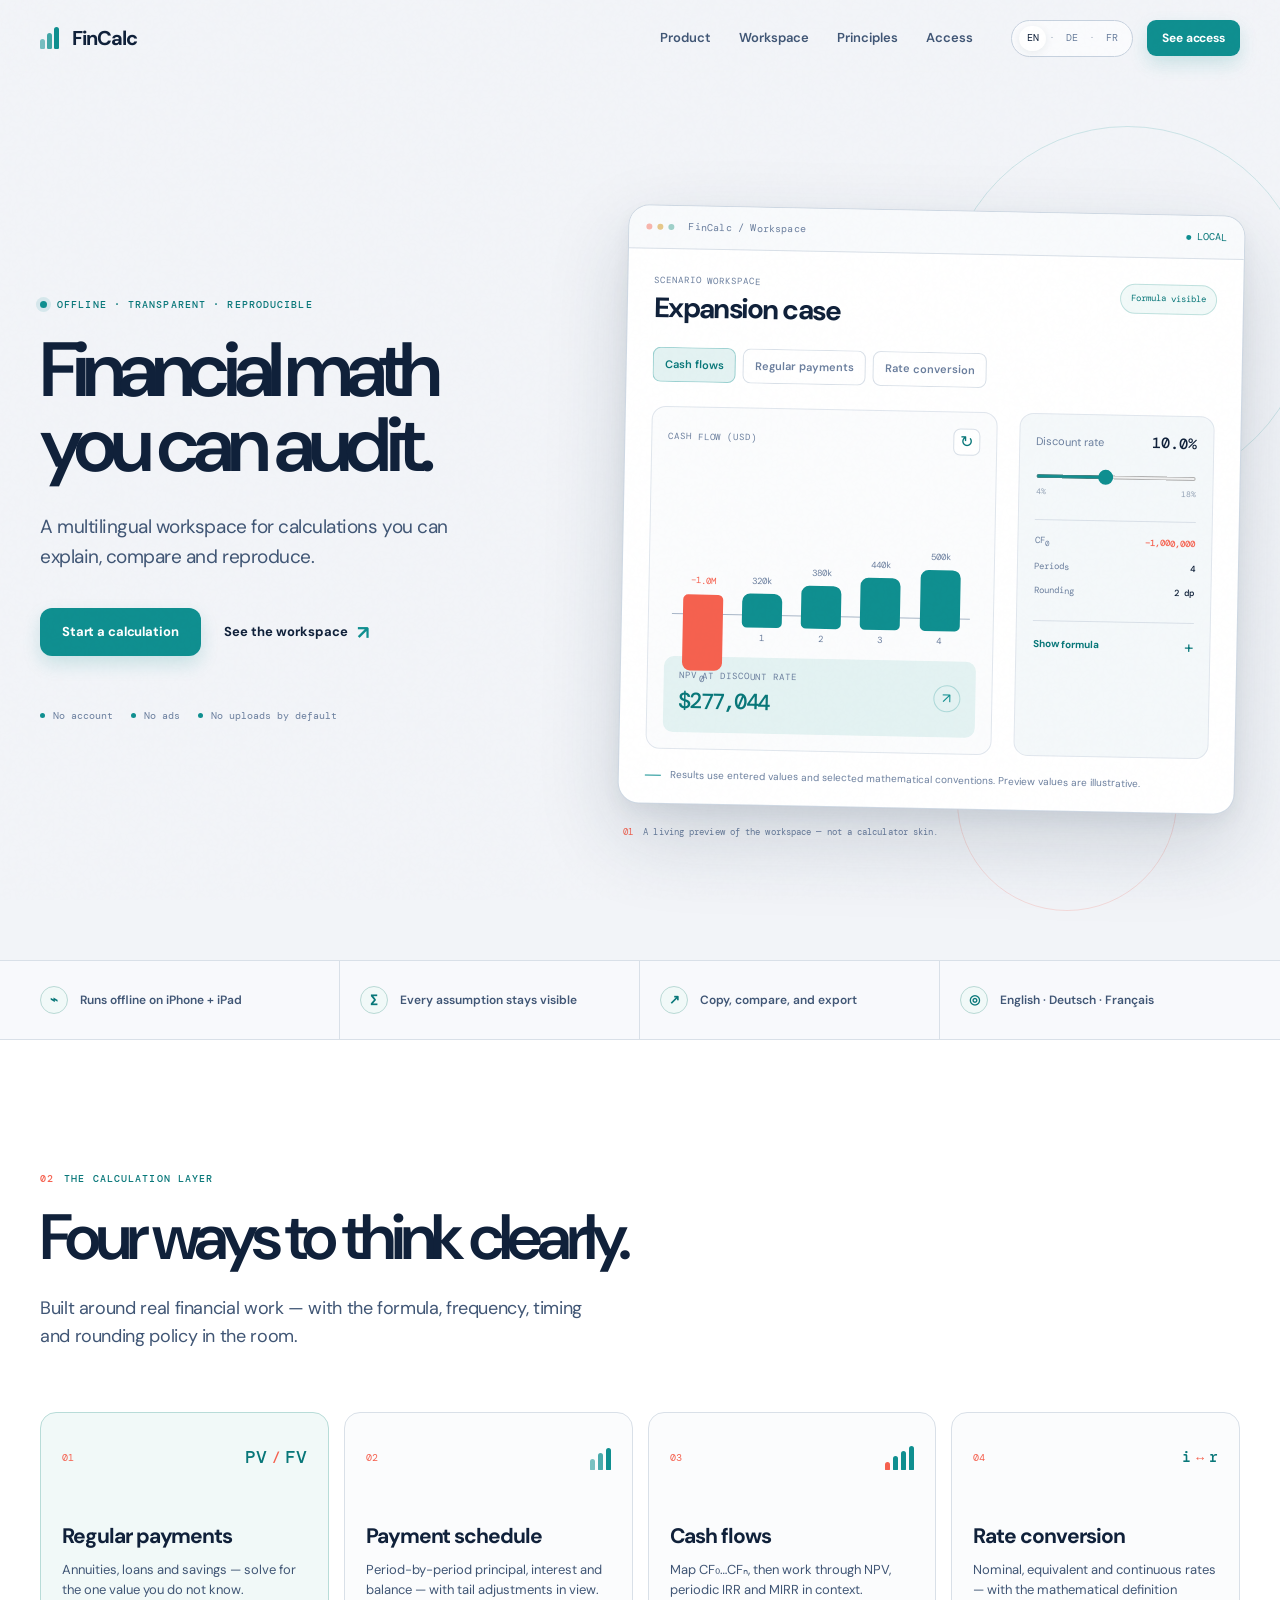
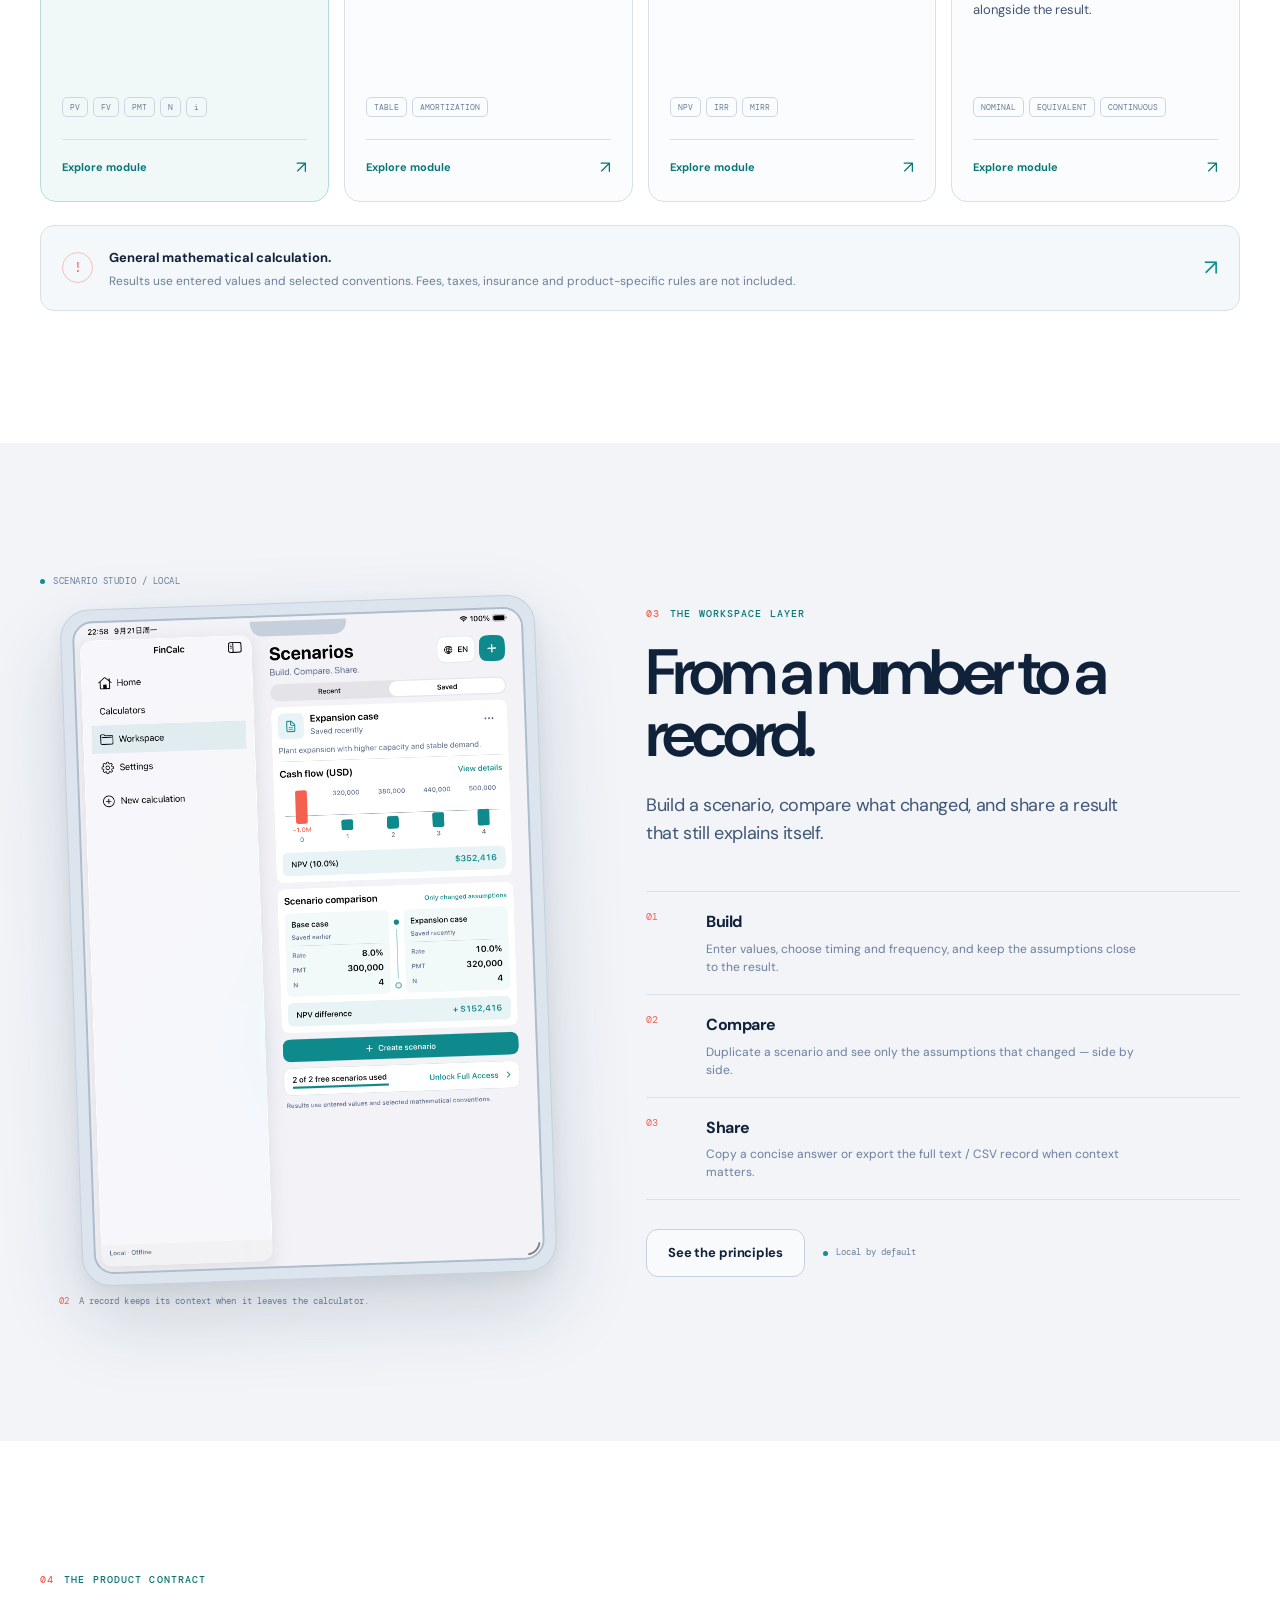
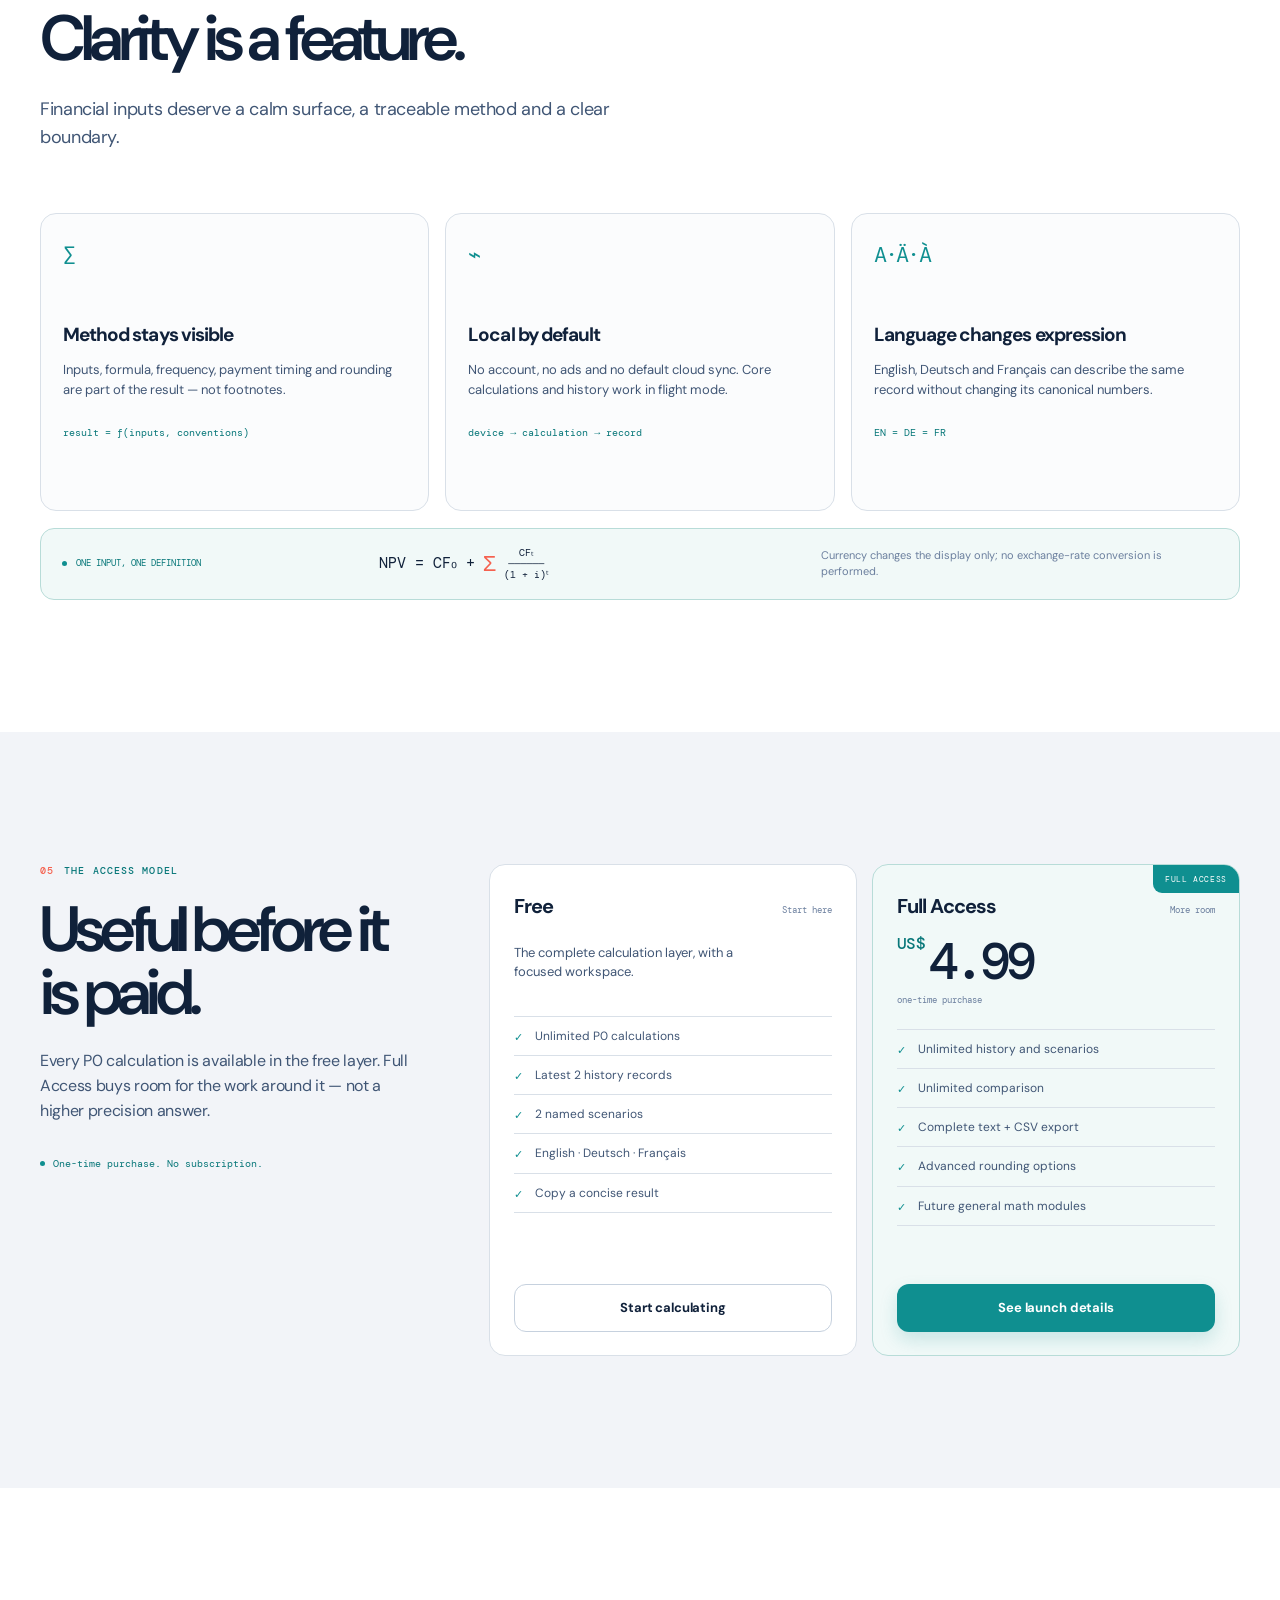
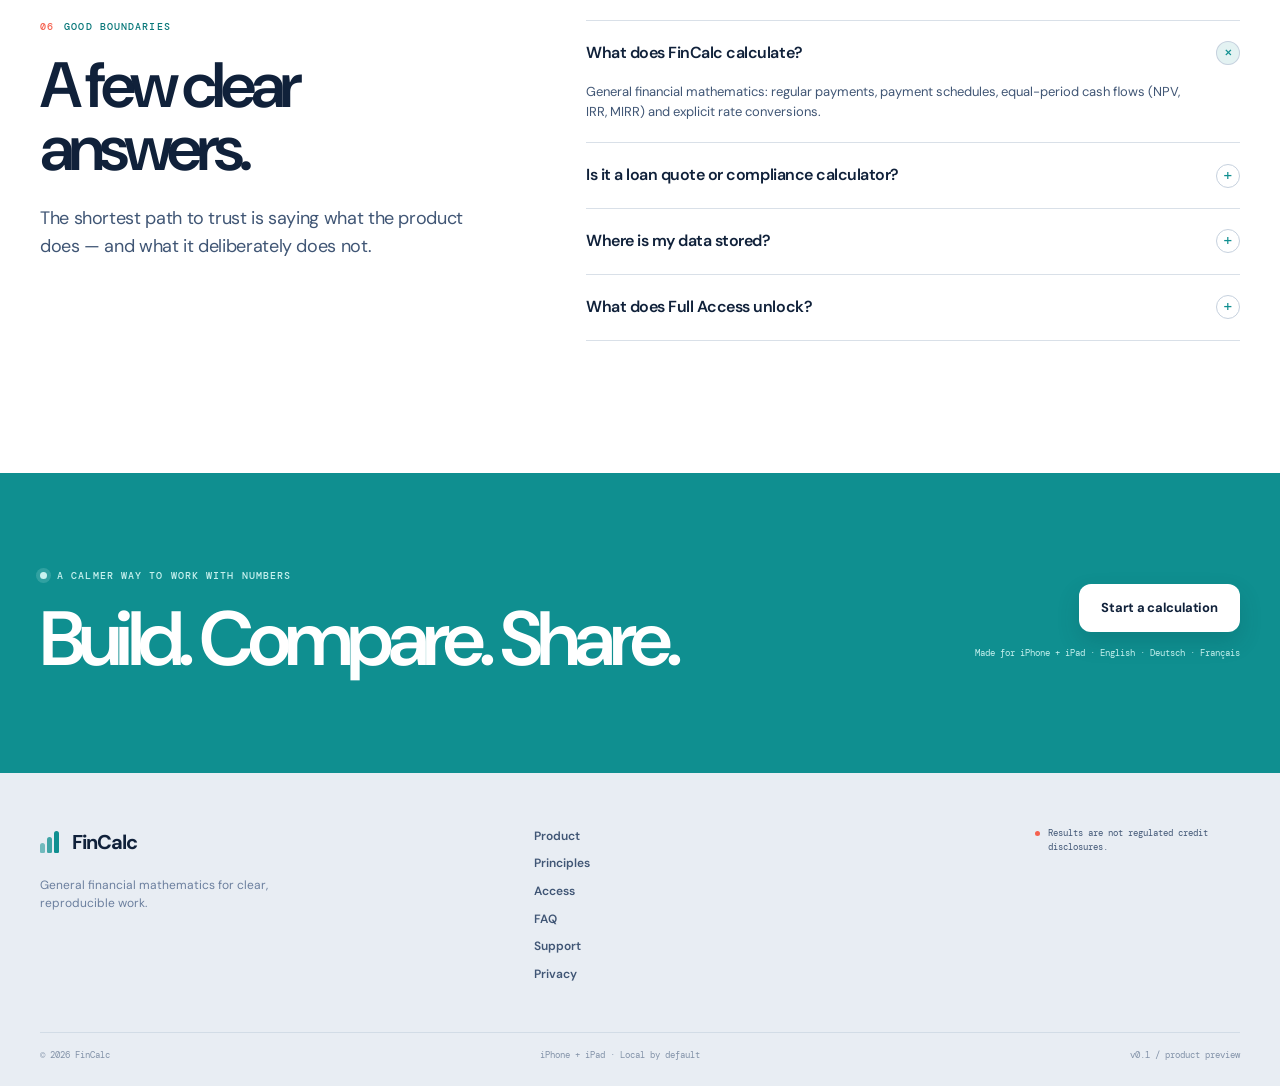
<file: index.html>
<!doctype html>
<html lang="en">
  <head>
    <meta charset="utf-8" />
    <meta name="viewport" content="width=device-width, initial-scale=1" />
    <meta name="theme-color" content="#f2f4f8" />
    <meta
      name="description"
      content="FinCalc is an offline, multilingual financial mathematics workspace for transparent, reproducible calculations."
    />
    <title>FinCalc — Financial math you can audit.</title>
    <link rel="preconnect" href="https://fonts.googleapis.com" />
    <link rel="preconnect" href="https://fonts.gstatic.com" crossorigin />
    <link
      href="https://fonts.googleapis.com/css2?family=DM+Mono:wght@400;500&family=DM+Sans:wght@400;500;600;700&family=Instrument+Serif:ital@0;1&display=swap"
      rel="stylesheet"
    />
    <link rel="stylesheet" href="styles.css" />
  </head>
  <body>
    <div class="grain" aria-hidden="true"></div>

    <header class="site-header" data-header>
      <div class="container header-inner">
        <a class="wordmark" href="#top" aria-label="FinCalc home" data-aria-i18n="logo.aria">
          <span class="wordmark-mark" aria-hidden="true">
            <span></span><span></span><span></span>
          </span>
          <span>FinCalc</span>
        </a>

        <nav class="desktop-nav" aria-label="Primary navigation">
          <a href="#product" data-i18n="nav.product">Product</a>
          <a href="#workspace" data-i18n="nav.workspace">Workspace</a>
          <a href="#principles" data-i18n="nav.principles">Principles</a>
          <a href="#pricing" data-i18n="nav.access">Access</a>
        </nav>

        <div class="header-actions">
          <div class="language-control" role="group" aria-label="Language">
            <button class="language-button is-active" type="button" data-lang="en">EN</button>
            <span aria-hidden="true">·</span>
            <button class="language-button" type="button" data-lang="de">DE</button>
            <span aria-hidden="true">·</span>
            <button class="language-button" type="button" data-lang="fr">FR</button>
          </div>
          <a class="button button-small button-ink" href="#pricing" data-i18n="nav.cta">See access</a>
          <button class="menu-toggle" type="button" aria-expanded="false" aria-controls="mobile-menu" aria-label="Open navigation" data-aria-i18n="menu.open">
            <span></span><span></span>
            <span class="sr-only">Open navigation</span>
          </button>
        </div>
      </div>

      <div class="mobile-menu" id="mobile-menu" hidden>
        <nav aria-label="Mobile navigation">
          <a href="#product" data-i18n="nav.product">Product</a>
          <a href="#workspace" data-i18n="nav.workspace">Workspace</a>
          <a href="#principles" data-i18n="nav.principles">Principles</a>
          <a href="#pricing" data-i18n="nav.access">Access</a>
        </nav>
        <a class="button button-ink" href="#pricing" data-i18n="nav.cta">See access</a>
      </div>
    </header>

    <main id="top">
      <section class="hero section-pad" aria-labelledby="hero-title">
        <div class="container hero-grid">
          <div class="hero-copy reveal">
            <p class="eyebrow">
              <span class="eyebrow-dot" aria-hidden="true"></span>
              <span data-i18n="hero.eyebrow">Offline · transparent · reproducible</span>
            </p>
            <h1 id="hero-title" data-i18n="hero.title">Financial math you can audit.</h1>
            <p class="hero-dek" data-i18n="hero.dek">
              A multilingual workspace for calculations you can explain, compare and reproduce.
            </p>
            <div class="hero-actions">
              <a class="button button-primary" href="#product" data-i18n="hero.primary">Start a calculation</a>
              <a class="text-link" href="#workspace">
                <span data-i18n="hero.secondary">See the workspace</span>
                <span class="arrow" aria-hidden="true">↗</span>
              </a>
            </div>
            <div class="hero-notes" aria-label="Product guarantees">
              <span><i class="status-dot"></i><span data-i18n="hero.note.one">No account</span></span>
              <span><i class="status-dot"></i><span data-i18n="hero.note.two">No ads</span></span>
              <span><i class="status-dot"></i><span data-i18n="hero.note.three">No uploads by default</span></span>
            </div>
          </div>

          <div class="hero-demo-wrap reveal reveal-delay-1">
            <div class="hero-orbit orbit-one" aria-hidden="true"></div>
            <div class="hero-orbit orbit-two" aria-hidden="true"></div>
            <div class="demo-window" data-demo-window>
              <div class="demo-window-topbar">
                <div class="window-dots" aria-hidden="true"><i></i><i></i><i></i></div>
                <span class="window-title" data-i18n="demo.windowTitle">FinCalc / Workspace</span>
                <span class="window-status"><i></i> <span data-i18n="demo.local">local</span></span>
              </div>
              <div class="demo-window-body">
                <div class="demo-heading-row">
                  <div>
                    <span class="micro-label" data-i18n="demo.workspaceLabel">Scenario workspace</span>
                    <h2 data-demo-title>Expansion case</h2>
                  </div>
                  <span class="demo-badge" data-i18n="demo.badge">Formula visible</span>
                </div>

                <div class="demo-tabs" role="tablist" aria-label="Calculation examples">
                  <button class="demo-tab is-active" type="button" role="tab" aria-selected="true" data-demo-tab="cashflows" data-i18n="demo.tab.cashflows">Cash flows</button>
                  <button class="demo-tab" type="button" role="tab" aria-selected="false" data-demo-tab="payments" data-i18n="demo.tab.payments">Regular payments</button>
                  <button class="demo-tab" type="button" role="tab" aria-selected="false" data-demo-tab="rates" data-i18n="demo.tab.rates">Rate conversion</button>
                </div>

                <div class="demo-main-grid">
                  <div class="demo-chart-panel">
                    <div class="chart-meta">
                      <span class="micro-label" data-i18n="demo.chartLabel" data-demo-chart-label>Cash flow (USD)</span>
                      <button class="icon-button" type="button" data-replay aria-label="Replay cash-flow animation" data-aria-i18n="replay.aria">↻</button>
                    </div>
                    <div class="cash-chart" aria-label="Cash flow timeline" data-aria-i18n="demo.timeline.aria">
                      <div class="chart-baseline" aria-hidden="true"></div>
                      <div class="chart-item chart-negative" data-bar="0">
                        <span class="chart-value">−1.0M</span><span class="bar"></span><span class="chart-period">0</span>
                      </div>
                      <div class="chart-item" data-bar="1">
                        <span class="chart-value">320k</span><span class="bar"></span><span class="chart-period">1</span>
                      </div>
                      <div class="chart-item" data-bar="2">
                        <span class="chart-value">380k</span><span class="bar"></span><span class="chart-period">2</span>
                      </div>
                      <div class="chart-item" data-bar="3">
                        <span class="chart-value">440k</span><span class="bar"></span><span class="chart-period">3</span>
                      </div>
                      <div class="chart-item" data-bar="4">
                        <span class="chart-value">500k</span><span class="bar"></span><span class="chart-period">4</span>
                      </div>
                    </div>
                    <div class="result-strip">
                      <div>
                        <span class="micro-label" data-i18n="demo.resultLabel" data-demo-result-label>NPV at discount rate</span>
                        <strong data-npv aria-live="polite">$277,044</strong>
                      </div>
                      <span class="result-mark" aria-hidden="true">↗</span>
                    </div>
                  </div>

                  <div class="demo-input-panel">
                    <div class="demo-input-row">
                      <span data-i18n="demo.rate" data-demo-rate-label>Discount rate</span>
                      <strong><span data-rate-label>10.0</span>%</strong>
                    </div>
                    <input class="rate-slider" type="range" min="4" max="18" step="0.5" value="10" aria-label="Discount rate" data-rate-slider />
                    <div class="slider-scale"><span>4%</span><span>18%</span></div>
                    <div class="demo-input-list">
                      <div><span>CF<sub>0</sub></span><b class="negative-number">−1,000,000</b></div>
                      <div><span data-i18n="demo.periods">Periods</span><b data-periods>4</b></div>
                      <div><span data-i18n="demo.rounding">Rounding</span><b data-i18n="demo.decimals">2 dp</b></div>
                    </div>
                    <button class="formula-toggle" type="button" aria-expanded="false" data-formula-toggle>
                      <span data-i18n="demo.showFormula" data-formula-label>Show formula</span><span aria-hidden="true">+</span>
                    </button>
                    <div class="formula-panel" hidden data-formula-panel>
                      <code>NPV = CF₀ + Σ CFₜ / (1 + i)ᵗ</code>
                      <p data-i18n="demo.formulaNote">Same inputs, same convention, same result.</p>
                    </div>
                  </div>
                </div>
                <p class="demo-footnote"><span class="teal-line"></span><span data-i18n="demo.footnote">Results use entered values and selected mathematical conventions.</span></p>
              </div>
            </div>
            <p class="demo-caption"><span>01</span> <span data-i18n="hero.demoCaption">A living preview of the workspace — not a calculator skin.</span></p>
          </div>
        </div>
      </section>

      <section class="boundary-strip" aria-label="Product boundaries">
        <div class="container boundary-grid">
          <div class="boundary-item"><span class="boundary-icon">⌁</span><span data-i18n="boundary.one">Runs offline on iPhone + iPad</span></div>
          <div class="boundary-item"><span class="boundary-icon">∑</span><span data-i18n="boundary.two">Every assumption stays visible</span></div>
          <div class="boundary-item"><span class="boundary-icon">↗</span><span data-i18n="boundary.three">Copy, compare, and export</span></div>
          <div class="boundary-item"><span class="boundary-icon">◎</span><span data-i18n="boundary.four">English · Deutsch · Français</span></div>
        </div>
      </section>

      <section class="section-pad product-section" id="product" aria-labelledby="product-title">
        <div class="container">
          <div class="section-intro reveal">
            <p class="eyebrow"><span class="eyebrow-number">02</span><span data-i18n="product.eyebrow">The calculation layer</span></p>
            <h2 id="product-title" data-i18n="product.title">Four ways to think clearly.</h2>
            <p data-i18n="product.dek">Built around real financial work — with the formula, frequency, timing and rounding policy in the room.</p>
          </div>

          <div class="module-grid">
            <article class="module-card module-card-feature reveal reveal-delay-1">
              <div class="module-card-top"><span class="module-index">01</span><span class="module-icon">PV<span class="slash">/</span>FV</span></div>
              <h3 data-i18n="module.payments.title">Regular payments</h3>
              <p data-i18n="module.payments.body">Annuities, loans and savings — solve for the one value you do not know.</p>
              <div class="module-tags"><span>PV</span><span>FV</span><span>PMT</span><span>N</span><span>i</span></div>
              <a class="card-link" href="#workspace"><span data-i18n="module.explore">Explore module</span><span>↗</span></a>
            </article>

            <article class="module-card reveal reveal-delay-2">
              <div class="module-card-top"><span class="module-index">02</span><span class="module-icon schedule-icon"><i></i><i></i><i></i></span></div>
              <h3 data-i18n="module.schedule.title">Payment schedule</h3>
              <p data-i18n="module.schedule.body">Period-by-period principal, interest and balance — with tail adjustments in view.</p>
              <div class="module-tags"><span>TABLE</span><span>AMORTIZATION</span></div>
              <a class="card-link" href="#workspace"><span data-i18n="module.explore">Explore module</span><span>↗</span></a>
            </article>

            <article class="module-card reveal reveal-delay-3">
              <div class="module-card-top"><span class="module-index">03</span><span class="module-icon flow-icon"><i></i><i></i><i></i><i></i></span></div>
              <h3 data-i18n="module.cashflows.title">Cash flows</h3>
              <p data-i18n="module.cashflows.body">Map CF₀…CFₙ, then work through NPV, periodic IRR and MIRR in context.</p>
              <div class="module-tags"><span>NPV</span><span>IRR</span><span>MIRR</span></div>
              <a class="card-link" href="#workspace"><span data-i18n="module.explore">Explore module</span><span>↗</span></a>
            </article>

            <article class="module-card reveal reveal-delay-4">
              <div class="module-card-top"><span class="module-index">04</span><span class="module-icon rate-icon">i <span>↔</span> r</span></div>
              <h3 data-i18n="module.rates.title">Rate conversion</h3>
              <p data-i18n="module.rates.body">Nominal, equivalent and continuous rates — with the mathematical definition alongside the result.</p>
              <div class="module-tags"><span>NOMINAL</span><span>EQUIVALENT</span><span>CONTINUOUS</span></div>
              <a class="card-link" href="#workspace"><span data-i18n="module.explore">Explore module</span><span>↗</span></a>
            </article>
          </div>

          <div class="boundary-callout reveal">
            <div class="callout-mark" aria-hidden="true">!</div>
            <div>
              <strong data-i18n="boundaryCallout.title">General mathematical calculation.</strong>
              <p data-i18n="boundaryCallout.body">Results use entered values and selected conventions. Fees, taxes, insurance and product-specific rules are not included.</p>
            </div>
            <span class="callout-arrow" aria-hidden="true">↗</span>
          </div>
        </div>
      </section>

      <section class="section-pad workspace-section" id="workspace" aria-labelledby="workspace-title">
        <div class="container workspace-grid">
          <div class="workspace-visual reveal">
            <div class="device-label"><span class="status-dot"></span><span data-i18n="workspace.previewLabel">Scenario Studio / local</span></div>
            <div class="device-frame">
              <div class="device-frame-bezel">
                <img src="assets/scenario-studio.png" alt="FinCalc Scenario Studio showing an expansion case, cash-flow timeline and scenario comparison" data-alt-i18n="workspace.imageAlt" />
              </div>
            </div>
            <p class="visual-note"><span>02</span> <span data-i18n="workspace.visualNote">A record keeps its context when it leaves the calculator.</span></p>
          </div>

          <div class="workspace-copy reveal reveal-delay-1">
            <p class="eyebrow"><span class="eyebrow-number">03</span><span data-i18n="workspace.eyebrow">The workspace layer</span></p>
            <h2 id="workspace-title" data-i18n="workspace.title">From a number to a record.</h2>
            <p class="lead" data-i18n="workspace.dek">Build a scenario, compare what changed, and share a result that still explains itself.</p>

            <div class="workflow-list">
              <div class="workflow-step">
                <span class="workflow-number">01</span>
                <div><h3 data-i18n="workflow.build.title">Build</h3><p data-i18n="workflow.build.body">Enter values, choose timing and frequency, and keep the assumptions close to the result.</p></div>
              </div>
              <div class="workflow-step">
                <span class="workflow-number">02</span>
                <div><h3 data-i18n="workflow.compare.title">Compare</h3><p data-i18n="workflow.compare.body">Duplicate a scenario and see only the assumptions that changed — side by side.</p></div>
              </div>
              <div class="workflow-step">
                <span class="workflow-number">03</span>
                <div><h3 data-i18n="workflow.share.title">Share</h3><p data-i18n="workflow.share.body">Copy a concise answer or export the full text / CSV record when context matters.</p></div>
              </div>
            </div>

            <div class="workspace-actions">
              <a class="button button-secondary" href="#principles" data-i18n="workspace.primary">See the principles</a>
              <span class="action-note"><span class="status-dot"></span><span data-i18n="workspace.note">Local by default</span></span>
            </div>
          </div>
        </div>
      </section>

      <section class="section-pad principles-section" id="principles" aria-labelledby="principles-title">
        <div class="container">
          <div class="section-intro narrow reveal">
            <p class="eyebrow"><span class="eyebrow-number">04</span><span data-i18n="principles.eyebrow">The product contract</span></p>
            <h2 id="principles-title" data-i18n="principles.title">Clarity is a feature.</h2>
            <p data-i18n="principles.dek">Financial inputs deserve a calm surface, a traceable method and a clear boundary.</p>
          </div>

          <div class="principles-grid">
            <article class="principle-card reveal reveal-delay-1">
              <span class="principle-glyph">∑</span>
              <h3 data-i18n="principle.method.title">Method stays visible</h3>
              <p data-i18n="principle.method.body">Inputs, formula, frequency, payment timing and rounding are part of the result — not footnotes.</p>
              <code>result = f(inputs, conventions)</code>
            </article>
            <article class="principle-card reveal reveal-delay-2">
              <span class="principle-glyph">⌁</span>
              <h3 data-i18n="principle.local.title">Local by default</h3>
              <p data-i18n="principle.local.body">No account, no ads and no default cloud sync. Core calculations and history work in flight mode.</p>
              <code>device → calculation → record</code>
            </article>
            <article class="principle-card reveal reveal-delay-3">
              <span class="principle-glyph">A·Ä·À</span>
              <h3 data-i18n="principle.language.title">Language changes expression</h3>
              <p data-i18n="principle.language.body">English, Deutsch and Français can describe the same record without changing its canonical numbers.</p>
              <code>EN = DE = FR</code>
            </article>
          </div>

          <div class="formula-rail reveal">
            <div class="formula-rail-label"><span class="status-dot"></span><span data-i18n="formulaRail.label">One input, one definition</span></div>
            <div class="formula-rail-code">NPV = CF₀ + <span class="sum-symbol">Σ</span> <span class="fraction"><span>CFₜ</span><span>──────</span><span>(1 + i)ᵗ</span></span></div>
            <p data-i18n="formulaRail.note">Currency changes the display only; no exchange-rate conversion is performed.</p>
          </div>
        </div>
      </section>

      <section class="section-pad access-section" id="pricing" aria-labelledby="access-title">
        <div class="container access-grid">
          <div class="access-copy reveal">
            <p class="eyebrow"><span class="eyebrow-number">05</span><span data-i18n="access.eyebrow">The access model</span></p>
            <h2 id="access-title" data-i18n="access.title">Useful before it is paid.</h2>
            <p data-i18n="access.dek">Every P0 calculation is available in the free layer. Full Access buys room for the work around it — not a higher precision answer.</p>
            <p class="access-footnote"><span class="status-dot"></span><span data-i18n="access.footnote">One-time purchase. No subscription.</span></p>
          </div>

          <div class="pricing-grid reveal reveal-delay-1">
            <article class="price-card">
              <div class="price-card-head"><span class="price-label" data-i18n="price.free.label">Free</span><span class="price-kicker" data-i18n="price.free.kicker">Start here</span></div>
              <p class="price-copy" data-i18n="price.free.copy">The complete calculation layer, with a focused workspace.</p>
              <ul class="feature-list">
                <li data-i18n="price.free.item1">Unlimited P0 calculations</li>
                <li data-i18n="price.free.item2">Latest 2 history records</li>
                <li data-i18n="price.free.item3">2 named scenarios</li>
                <li data-i18n="price.free.item4">English · Deutsch · Français</li>
                <li data-i18n="price.free.item5">Copy a concise result</li>
              </ul>
              <a class="button button-outline" href="#top" data-i18n="price.free.cta">Start calculating</a>
            </article>

            <article class="price-card price-card-featured">
              <div class="featured-ribbon" data-i18n="price.full.ribbon">FULL ACCESS</div>
              <div class="price-card-head"><span class="price-label" data-i18n="price.full.label">Full Access</span><span class="price-kicker" data-i18n="price.full.kicker">More room</span></div>
              <div class="price-number"><span>US$</span>4.99</div>
              <p class="price-one-time" data-i18n="price.full.onetime">one-time purchase</p>
              <ul class="feature-list">
                <li data-i18n="price.full.item1">Unlimited history and scenarios</li>
                <li data-i18n="price.full.item2">Unlimited comparison</li>
                <li data-i18n="price.full.item3">Complete text + CSV export</li>
                <li data-i18n="price.full.item4">Advanced rounding options</li>
                <li data-i18n="price.full.item5">Future general math modules</li>
              </ul>
              <a class="button button-primary" href="#footer" data-i18n="price.full.cta">See launch details</a>
            </article>
          </div>
        </div>
      </section>

      <section class="section-pad faq-section" aria-labelledby="faq-title">
        <div class="container faq-grid">
          <div class="section-intro narrow reveal">
            <p class="eyebrow"><span class="eyebrow-number">06</span><span data-i18n="faq.eyebrow">Good boundaries</span></p>
            <h2 id="faq-title" data-i18n="faq.title">A few clear answers.</h2>
            <p data-i18n="faq.dek">The shortest path to trust is saying what the product does — and what it deliberately does not.</p>
          </div>
          <div class="faq-list reveal reveal-delay-1">
            <details open>
              <summary><span data-i18n="faq.q1">What does FinCalc calculate?</span><span class="faq-plus">+</span></summary>
              <p data-i18n="faq.a1">General financial mathematics: regular payments, payment schedules, equal-period cash flows (NPV, IRR, MIRR) and explicit rate conversions.</p>
            </details>
            <details>
              <summary><span data-i18n="faq.q2">Is it a loan quote or compliance calculator?</span><span class="faq-plus">+</span></summary>
              <p data-i18n="faq.a2">No. Results are based on entered values and selected mathematical conventions. Fees, taxes, insurance and product-specific or country rules are not included.</p>
            </details>
            <details>
              <summary><span data-i18n="faq.q3">Where is my data stored?</span><span class="faq-plus">+</span></summary>
              <p data-i18n="faq.a3">The core experience is local and works offline. FinCalc has no account, no ads and no default cloud sync. Export and sharing are explicit user actions.</p>
            </details>
            <details>
              <summary><span data-i18n="faq.q4">What does Full Access unlock?</span><span class="faq-plus">+</span></summary>
              <p data-i18n="faq.a4">A one-time purchase unlocks unlimited history, scenarios and comparison, plus complete text / CSV export and future general mathematics modules.</p>
            </details>
          </div>
        </div>
      </section>

      <section class="final-cta section-pad" aria-labelledby="final-title">
        <div class="container final-cta-inner reveal">
          <div>
            <p class="eyebrow"><span class="status-dot"></span><span data-i18n="final.eyebrow">A calmer way to work with numbers</span></p>
            <h2 id="final-title" data-i18n="final.title">Build. Compare. Share.</h2>
          </div>
          <div class="final-cta-actions">
            <a class="button button-light" href="#top" data-i18n="final.primary">Start a calculation</a>
            <span data-i18n="final.note">Made for iPhone + iPad · English · Deutsch · Français</span>
          </div>
        </div>
      </section>
    </main>

    <footer class="site-footer" id="footer">
      <div class="container footer-top">
        <div class="footer-brand"><a class="wordmark" href="#top" aria-label="FinCalc home" data-aria-i18n="logo.aria"><span class="wordmark-mark" aria-hidden="true"><span></span><span></span><span></span></span><span>FinCalc</span></a><p data-i18n="footer.tagline">General financial mathematics for clear, reproducible work.</p></div>
        <div class="footer-links">
          <a href="#product" data-i18n="nav.product">Product</a>
          <a href="#principles" data-i18n="nav.principles">Principles</a>
          <a href="#pricing" data-i18n="nav.access">Access</a>
          <a href="#faq-title" data-i18n="footer.faq">FAQ</a>
          <a href="support/">Support</a>
          <a href="privacy.html">Privacy</a>
        </div>
        <div class="footer-boundary"><span class="status-dot"></span><span data-i18n="footer.boundary">Results are not regulated credit disclosures.</span></div>
      </div>
      <div class="container footer-bottom"><span>© <span data-year></span> FinCalc</span><span data-i18n="footer.scope">iPhone + iPad · Local by default</span><span>v0.1 / product preview</span></div>
    </footer>

    <div class="toast" role="status" aria-live="polite" data-toast></div>
    <script src="script.js" defer></script>
  </body>
</html>
</file>
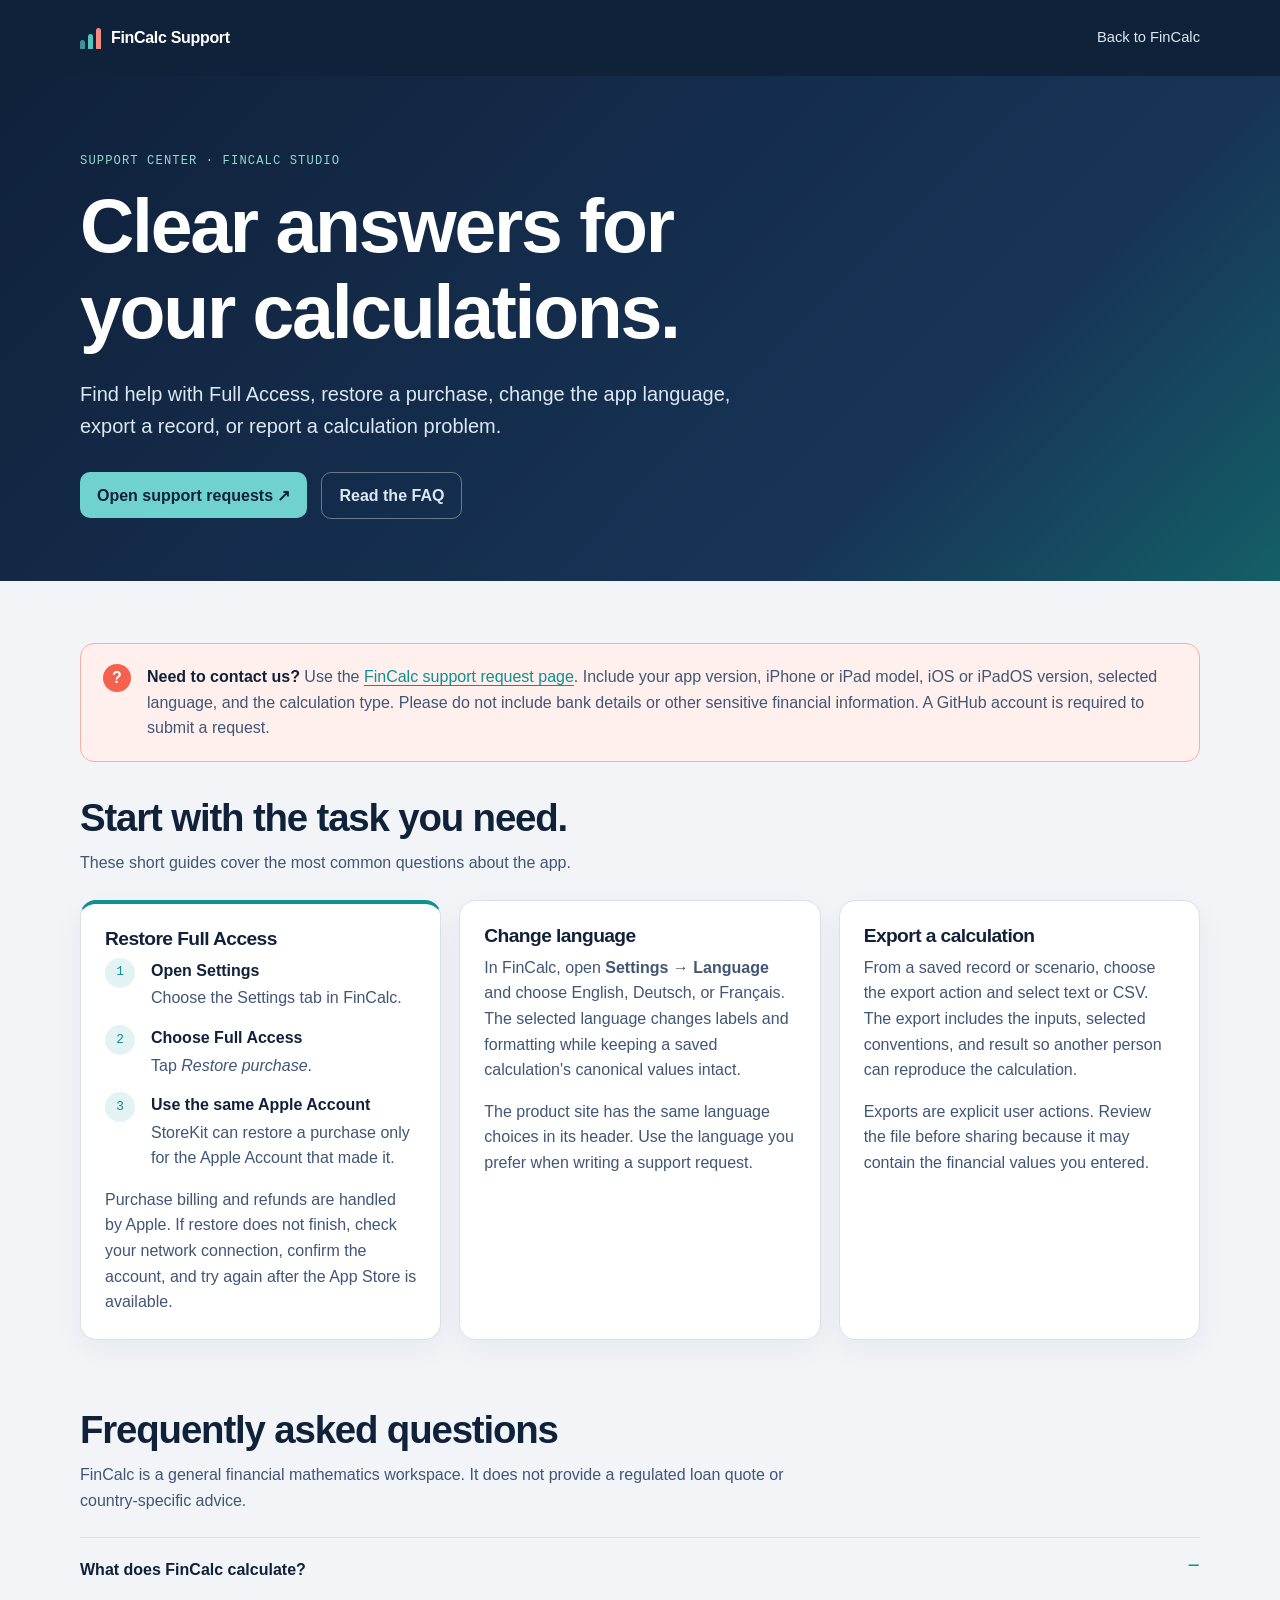
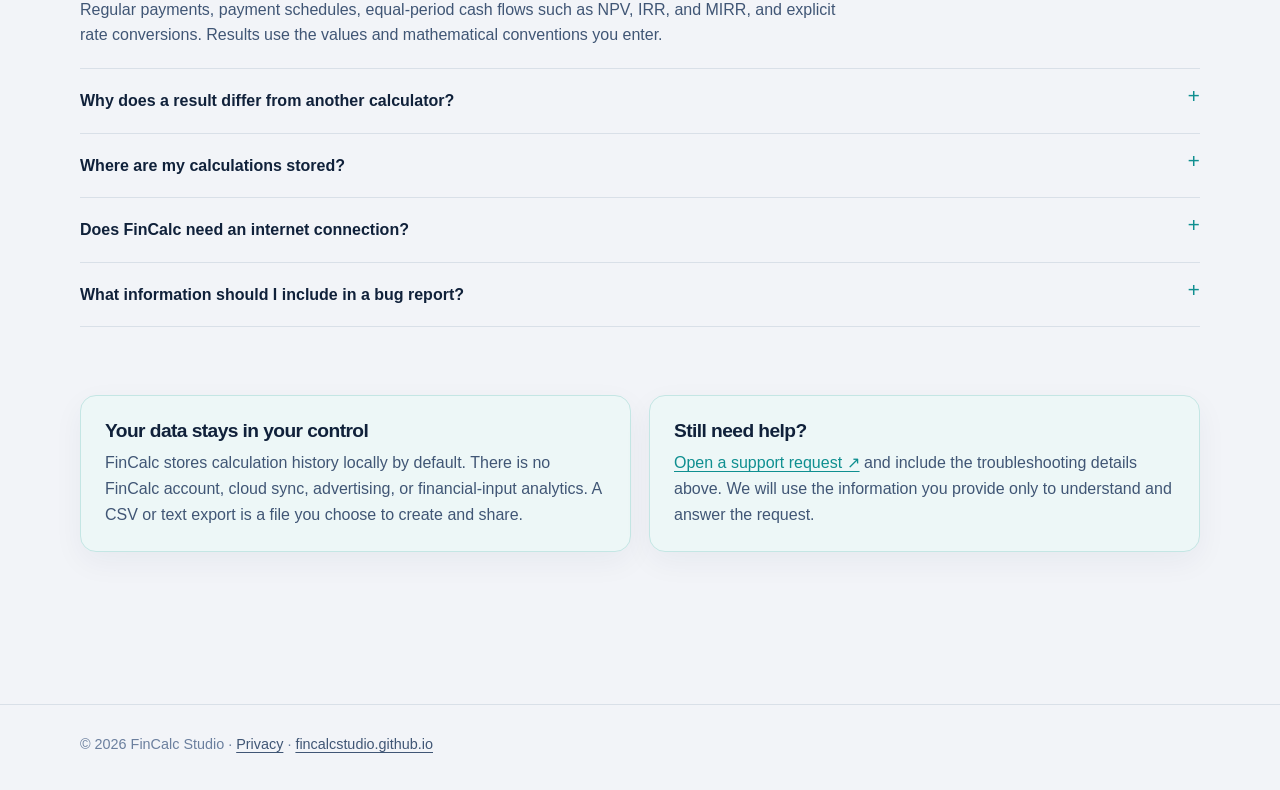
<file: support/index.html>
<!doctype html>
<html lang="en">
  <head>
    <meta charset="utf-8" />
    <meta name="viewport" content="width=device-width, initial-scale=1" />
    <meta http-equiv="refresh" content="0; url=../support.html" />
    <link rel="canonical" href="https://fincalcstudio.github.io/support/" />
    <title>FinCalc Support</title>
  </head>
  <body>
    <p>Opening <a href="../support.html">FinCalc Support</a>…</p>
  </body>
</html>
</file>
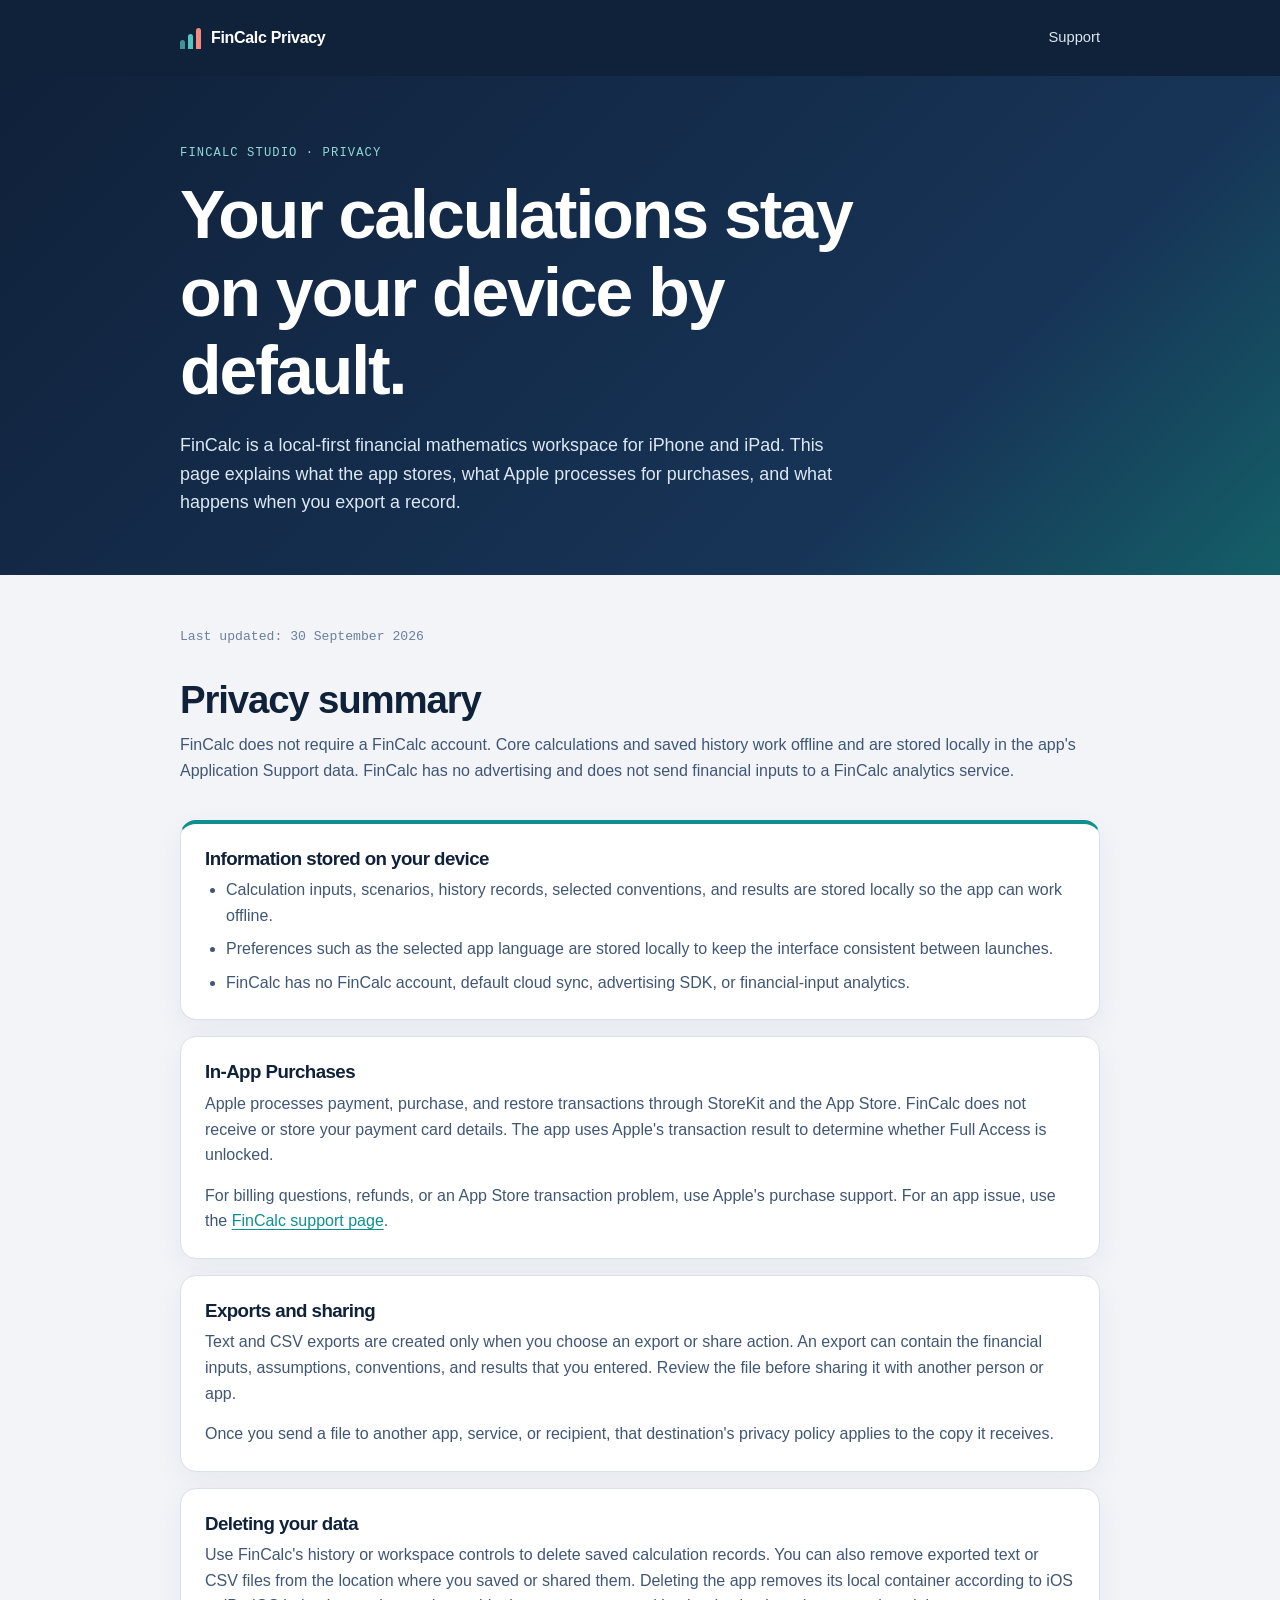
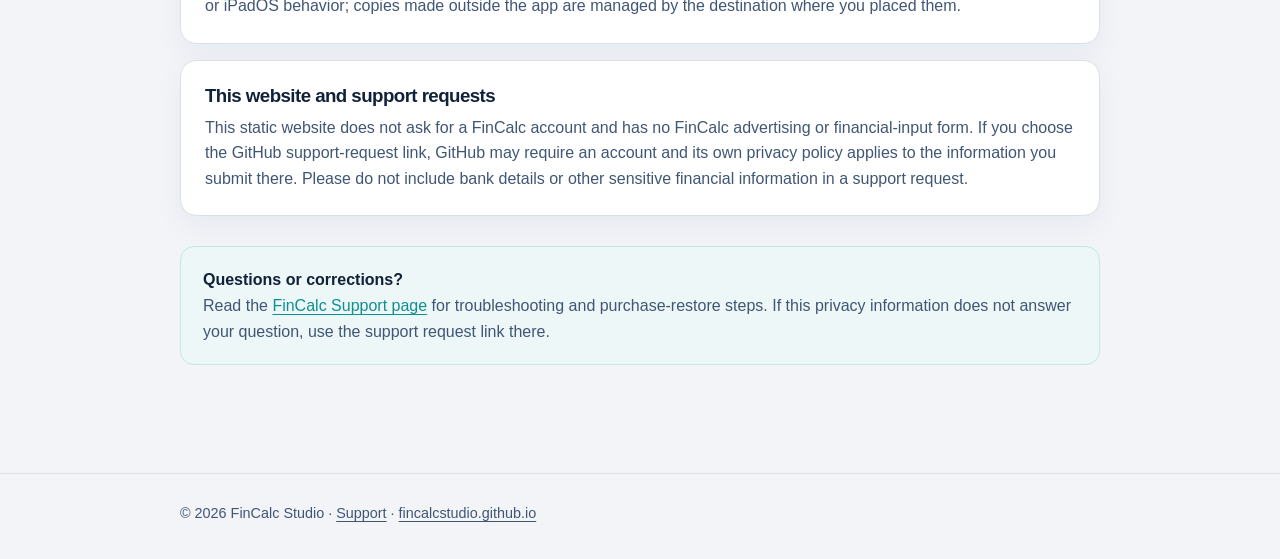
<file: privacy.html>
<!doctype html>
<html lang="en">
  <head>
    <meta charset="utf-8" />
    <meta name="viewport" content="width=device-width, initial-scale=1" />
    <meta name="theme-color" content="#10213a" />
    <meta
      name="description"
      content="FinCalc privacy information: local calculation history, Apple StoreKit purchases, and user-controlled exports."
    />
    <link rel="canonical" href="https://fincalcstudio.github.io/privacy.html" />
    <title>FinCalc Privacy</title>
    <style>
      :root {
        color-scheme: light;
        --canvas: #f2f4f8;
        --paper: #fff;
        --ink: #10213a;
        --ink-soft: #405675;
        --muted: #6b7f9e;
        --line: #d9e0e8;
        --teal: #0f8f90;
        --teal-pale: #e3f2f2;
        --sans: "DM Sans", "Avenir Next", Avenir, -apple-system, BlinkMacSystemFont, "Segoe UI", sans-serif;
        --mono: "DM Mono", "SFMono-Regular", Consolas, monospace;
      }

      * { box-sizing: border-box; }
      html { scroll-behavior: smooth; }
      body { margin: 0; min-width: 320px; background: var(--canvas); color: var(--ink); font: 16px/1.6 var(--sans); -webkit-font-smoothing: antialiased; }
      a { color: var(--teal); text-underline-offset: 3px; }
      a:hover { color: #087779; }
      :focus-visible { outline: 3px solid rgba(15, 143, 144, .35); outline-offset: 3px; }
      .skip-link { position: absolute; left: 12px; top: -50px; z-index: 5; padding: 8px 12px; border-radius: 8px; background: var(--ink); color: #fff; }
      .skip-link:focus { top: 12px; }
      .shell { width: min(920px, calc(100% - 40px)); margin: 0 auto; }
      .site-header { background: var(--ink); color: #fff; }
      .header-inner { min-height: 76px; display: flex; align-items: center; justify-content: space-between; gap: 20px; }
      .wordmark { display: inline-flex; align-items: center; gap: 10px; color: #fff; font-weight: 700; letter-spacing: -.02em; text-decoration: none; }
      .mark { display: inline-flex; align-items: end; gap: 3px; height: 21px; }
      .mark i { display: block; width: 5px; border-radius: 4px 4px 1px 1px; background: #55c3c0; }
      .mark i:nth-child(1) { height: 9px; opacity: .7; }
      .mark i:nth-child(2) { height: 15px; }
      .mark i:nth-child(3) { height: 21px; background: #f58b7e; }
      .back-link { color: #dbe6f0; font-size: .92rem; text-decoration: none; }
      .back-link:hover { color: #fff; }
      .hero { padding: 70px 0 58px; background: linear-gradient(135deg, #10213a 0%, #173457 72%, #145f67 100%); color: #fff; }
      .eyebrow { margin: 0 0 14px; color: #8fdad6; font: 500 .76rem/1.2 var(--mono); letter-spacing: .09em; text-transform: uppercase; }
      h1, h2, h3 { line-height: 1.15; letter-spacing: -.03em; }
      h1 { max-width: 760px; margin: 0; font-size: clamp(2.35rem, 6vw, 4.25rem); }
      .hero p:not(.eyebrow) { max-width: 680px; margin: 22px 0 0; color: #dce8f3; font-size: 1.12rem; }
      main { padding: 54px 0 78px; }
      .updated { margin: 0 0 34px; color: var(--muted); font: .82rem var(--mono); }
      .intro { margin-bottom: 36px; }
      h2 { margin: 0 0 10px; font-size: clamp(1.75rem, 3vw, 2.4rem); }
      h3 { margin: 0 0 8px; font-size: 1.17rem; }
      p { margin: 0 0 15px; color: var(--ink-soft); }
      p:last-child { margin-bottom: 0; }
      .privacy-list { display: grid; gap: 16px; }
      .card { padding: 24px; border: 1px solid var(--line); border-radius: 16px; background: var(--paper); box-shadow: 0 10px 30px rgba(26, 48, 74, .05); }
      .card-accent { border-top: 4px solid var(--teal); }
      .card ul { margin: 0; padding-left: 21px; color: var(--ink-soft); }
      .card li + li { margin-top: 8px; }
      .highlight { margin: 30px 0; padding: 20px 22px; border: 1px solid #c4e6e4; border-radius: 14px; background: #edf7f7; }
      .highlight strong { color: var(--ink); }
      footer { padding: 28px 0 34px; border-top: 1px solid var(--line); color: var(--muted); font-size: .9rem; }
      footer p { margin: 0; }
      footer a { color: var(--ink-soft); }
      @media (max-width: 760px) {
        .shell { width: min(100% - 28px, 620px); }
        .header-inner { min-height: 64px; }
        .back-link { font-size: .82rem; }
        .hero { padding: 56px 0 44px; }
        main { padding: 40px 0 60px; }
      }
      @media (prefers-reduced-motion: reduce) { html { scroll-behavior: auto; } }
    </style>
  </head>
  <body>
    <a class="skip-link" href="#main">Skip to privacy information</a>
    <header class="site-header">
      <div class="shell header-inner">
        <a class="wordmark" href="./" aria-label="FinCalc privacy home">
          <span class="mark" aria-hidden="true"><i></i><i></i><i></i></span>
          <span>FinCalc Privacy</span>
        </a>
        <a class="back-link" href="support.html">Support</a>
      </div>
    </header>

    <section class="hero" aria-labelledby="page-title">
      <div class="shell">
        <p class="eyebrow">FinCalc Studio · Privacy</p>
        <h1 id="page-title">Your calculations stay on your device by default.</h1>
        <p>FinCalc is a local-first financial mathematics workspace for iPhone and iPad. This page explains what the app stores, what Apple processes for purchases, and what happens when you export a record.</p>
      </div>
    </section>

    <main id="main" class="shell">
      <p class="updated">Last updated: 30 September 2026</p>
      <section class="intro" aria-labelledby="summary-title">
        <h2 id="summary-title">Privacy summary</h2>
        <p>FinCalc does not require a FinCalc account. Core calculations and saved history work offline and are stored locally in the app's Application Support data. FinCalc has no advertising and does not send financial inputs to a FinCalc analytics service.</p>
      </section>

      <div class="privacy-list">
        <section class="card card-accent" aria-labelledby="stored-title">
          <h3 id="stored-title">Information stored on your device</h3>
          <ul>
            <li>Calculation inputs, scenarios, history records, selected conventions, and results are stored locally so the app can work offline.</li>
            <li>Preferences such as the selected app language are stored locally to keep the interface consistent between launches.</li>
            <li>FinCalc has no FinCalc account, default cloud sync, advertising SDK, or financial-input analytics.</li>
          </ul>
        </section>

        <section class="card" aria-labelledby="storekit-title">
          <h3 id="storekit-title">In-App Purchases</h3>
          <p>Apple processes payment, purchase, and restore transactions through StoreKit and the App Store. FinCalc does not receive or store your payment card details. The app uses Apple's transaction result to determine whether Full Access is unlocked.</p>
          <p>For billing questions, refunds, or an App Store transaction problem, use Apple's purchase support. For an app issue, use the <a href="support.html">FinCalc support page</a>.</p>
        </section>

        <section class="card" aria-labelledby="export-title">
          <h3 id="export-title">Exports and sharing</h3>
          <p>Text and CSV exports are created only when you choose an export or share action. An export can contain the financial inputs, assumptions, conventions, and results that you entered. Review the file before sharing it with another person or app.</p>
          <p>Once you send a file to another app, service, or recipient, that destination's privacy policy applies to the copy it receives.</p>
        </section>

        <section class="card" aria-labelledby="delete-title">
          <h3 id="delete-title">Deleting your data</h3>
          <p>Use FinCalc's history or workspace controls to delete saved calculation records. You can also remove exported text or CSV files from the location where you saved or shared them. Deleting the app removes its local container according to iOS or iPadOS behavior; copies made outside the app are managed by the destination where you placed them.</p>
        </section>

        <section class="card" aria-labelledby="website-title">
          <h3 id="website-title">This website and support requests</h3>
          <p>This static website does not ask for a FinCalc account and has no FinCalc advertising or financial-input form. If you choose the GitHub support-request link, GitHub may require an account and its own privacy policy applies to the information you submit there. Please do not include bank details or other sensitive financial information in a support request.</p>
        </section>
      </div>

      <div class="highlight">
        <strong>Questions or corrections?</strong>
        <p>Read the <a href="support.html">FinCalc Support page</a> for troubleshooting and purchase-restore steps. If this privacy information does not answer your question, use the support request link there.</p>
      </div>
    </main>

    <footer>
      <div class="shell">
        <p>© <span id="year"></span> FinCalc Studio · <a href="support.html">Support</a> · <a href="./">fincalcstudio.github.io</a></p>
      </div>
    </footer>
    <script>document.getElementById("year").textContent = new Date().getFullYear();</script>
  </body>
</html>
</file>
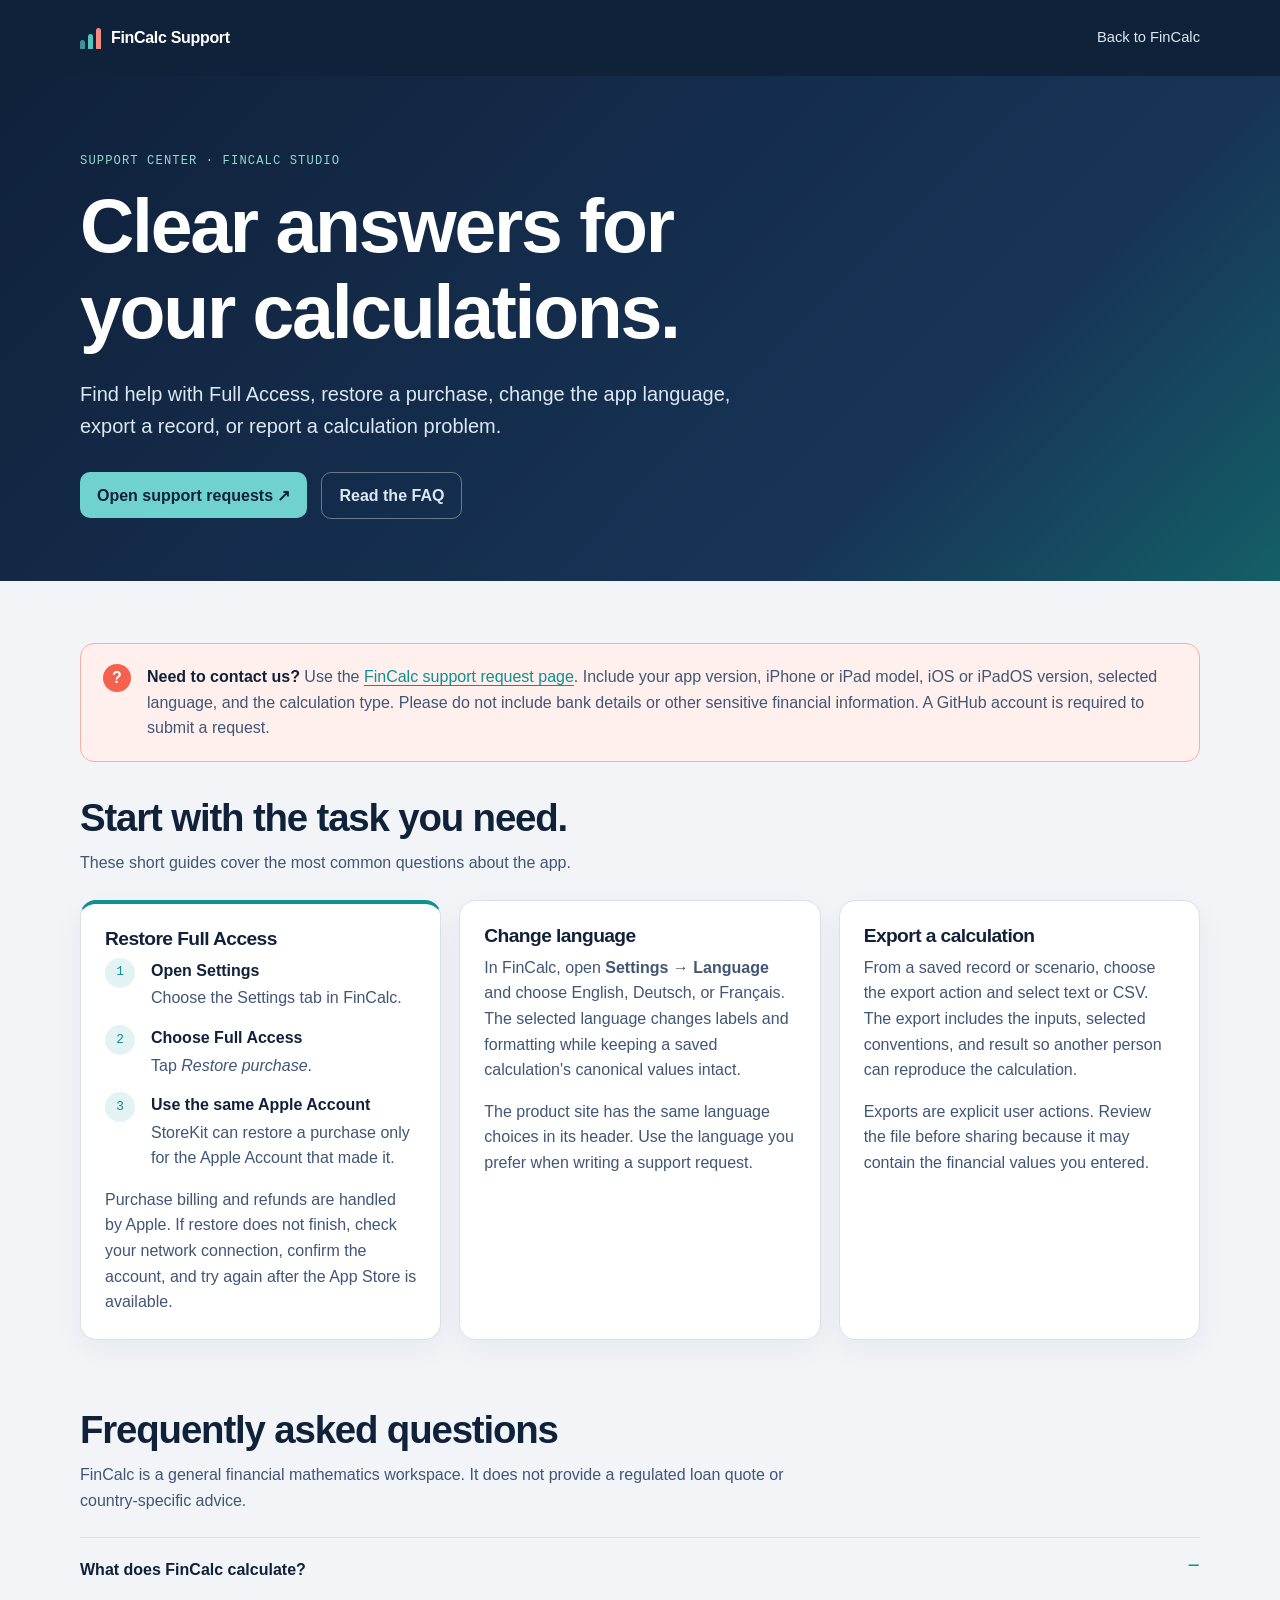
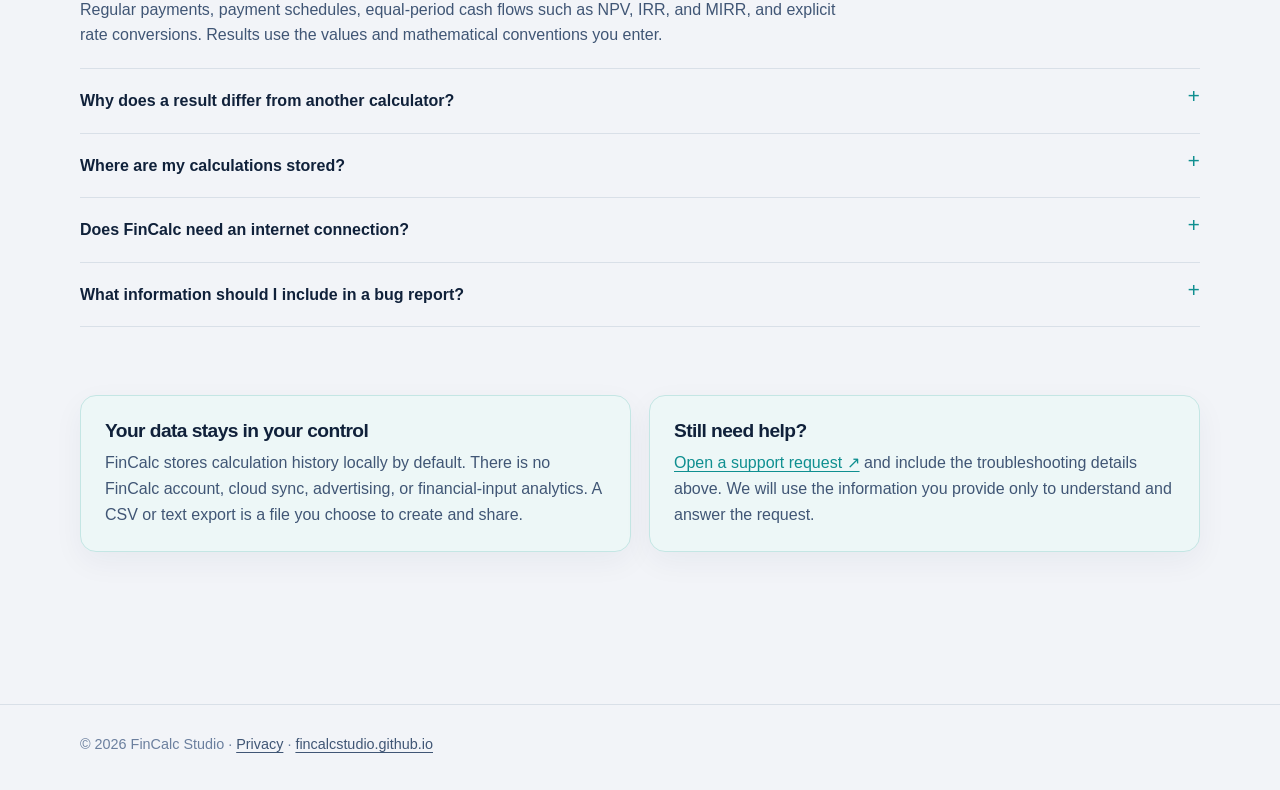
<file: support.html>
<!doctype html>
<html lang="en">
  <head>
    <meta charset="utf-8" />
    <meta name="viewport" content="width=device-width, initial-scale=1" />
    <meta name="theme-color" content="#10213a" />
    <meta
      name="description"
      content="FinCalc support: answers about purchases, language settings, local data, exports, and troubleshooting."
    />
    <link rel="canonical" href="https://fincalcstudio.github.io/support.html" />
    <title>FinCalc Support</title>
    <style>
      :root {
        color-scheme: light;
        --canvas: #f2f4f8;
        --paper: #fff;
        --ink: #10213a;
        --ink-soft: #405675;
        --muted: #6b7f9e;
        --line: #d9e0e8;
        --teal: #0f8f90;
        --teal-pale: #e3f2f2;
        --coral-pale: #fff0ed;
        --sans: "DM Sans", "Avenir Next", Avenir, -apple-system, BlinkMacSystemFont, "Segoe UI", sans-serif;
        --mono: "DM Mono", "SFMono-Regular", Consolas, monospace;
      }

      * { box-sizing: border-box; }
      html { scroll-behavior: smooth; }
      body {
        margin: 0;
        min-width: 320px;
        background: var(--canvas);
        color: var(--ink);
        font: 16px/1.6 var(--sans);
        -webkit-font-smoothing: antialiased;
      }
      a { color: var(--teal); text-underline-offset: 3px; }
      a:hover { color: #087779; }
      :focus-visible { outline: 3px solid rgba(15, 143, 144, .35); outline-offset: 3px; }
      .skip-link { position: absolute; left: 12px; top: -50px; padding: 8px 12px; border-radius: 8px; background: var(--ink); color: #fff; z-index: 5; }
      .skip-link:focus { top: 12px; }
      .shell { width: min(1120px, calc(100% - 40px)); margin: 0 auto; }
      .site-header { background: var(--ink); color: #fff; }
      .header-inner { min-height: 76px; display: flex; align-items: center; justify-content: space-between; gap: 20px; }
      .wordmark { display: inline-flex; align-items: center; gap: 10px; color: #fff; font-weight: 700; letter-spacing: -.02em; text-decoration: none; }
      .mark { display: inline-flex; align-items: end; gap: 3px; height: 21px; }
      .mark i { display: block; width: 5px; border-radius: 4px 4px 1px 1px; background: #55c3c0; }
      .mark i:nth-child(1) { height: 9px; opacity: .7; }
      .mark i:nth-child(2) { height: 15px; }
      .mark i:nth-child(3) { height: 21px; background: #f58b7e; }
      .back-link { color: #dbe6f0; font-size: .92rem; text-decoration: none; }
      .back-link:hover { color: #fff; }
      .hero { padding: 78px 0 62px; background: linear-gradient(135deg, #10213a 0%, #173457 72%, #145f67 100%); color: #fff; }
      .eyebrow { margin: 0 0 14px; color: #8fdad6; font: 500 .76rem/1.2 var(--mono); letter-spacing: .09em; text-transform: uppercase; }
      h1, h2, h3 { line-height: 1.15; letter-spacing: -.03em; }
      h1 { max-width: 760px; margin: 0; font-size: clamp(2.45rem, 6vw, 4.7rem); }
      .hero p:not(.eyebrow) { max-width: 680px; margin: 22px 0 0; color: #dce8f3; font-size: clamp(1.05rem, 2vw, 1.25rem); }
      .hero-actions { display: flex; flex-wrap: wrap; align-items: center; gap: 14px; margin-top: 30px; }
      .button { display: inline-flex; align-items: center; justify-content: center; min-height: 46px; padding: 10px 17px; border-radius: 10px; font-weight: 700; text-decoration: none; }
      .button-primary { background: #70d2cf; color: #10213a; }
      .button-primary:hover { background: #9be3df; color: #10213a; }
      .button-quiet { color: #dce8f3; border: 1px solid rgba(255,255,255,.36); }
      .button-quiet:hover { color: #fff; border-color: #fff; }
      main { padding: 62px 0 84px; }
      .notice { display: grid; grid-template-columns: auto 1fr; gap: 16px; align-items: start; margin-bottom: 34px; padding: 20px 22px; border: 1px solid #f4b0a5; border-radius: 14px; background: var(--coral-pale); }
      .notice-icon { display: grid; width: 28px; height: 28px; place-items: center; border-radius: 50%; background: #f5614f; color: #fff; font-weight: 700; }
      .notice p { margin: 0; color: var(--ink-soft); }
      .notice strong { color: var(--ink); }
      .section-heading { max-width: 720px; margin-bottom: 24px; }
      h2 { margin: 0 0 10px; font-size: clamp(1.8rem, 3vw, 2.55rem); }
      .section-heading p { margin: 0; color: var(--ink-soft); }
      .support-grid { display: grid; grid-template-columns: repeat(3, minmax(0, 1fr)); gap: 18px; margin-bottom: 68px; }
      .card { padding: 24px; border: 1px solid var(--line); border-radius: 16px; background: var(--paper); box-shadow: 0 10px 30px rgba(26, 48, 74, .05); }
      .card h3 { margin: 0 0 8px; font-size: 1.2rem; }
      .card p { margin: 0 0 16px; color: var(--ink-soft); }
      .card p:last-child { margin-bottom: 0; }
      .card ul { margin: 0; padding-left: 20px; color: var(--ink-soft); }
      .card li + li { margin-top: 7px; }
      .card-accent { border-top: 4px solid var(--teal); }
      .steps { counter-reset: support-step; margin: 0; padding: 0; list-style: none; }
      .steps li { counter-increment: support-step; display: grid; grid-template-columns: 34px 1fr; gap: 12px; align-items: start; }
      .steps li + li { margin-top: 14px; }
      .steps li::before { content: counter(support-step); display: grid; width: 30px; height: 30px; place-items: center; border-radius: 50%; background: var(--teal-pale); color: var(--teal); font: 500 .8rem/1 var(--mono); }
      .steps strong { display: block; margin-bottom: 2px; }
      .steps span { color: var(--ink-soft); }
      .faq-section { margin-top: 8px; }
      .faq-list { border-top: 1px solid var(--line); }
      details { border-bottom: 1px solid var(--line); }
      summary { display: flex; justify-content: space-between; gap: 20px; padding: 19px 0; cursor: pointer; font-weight: 700; list-style: none; }
      summary::-webkit-details-marker { display: none; }
      summary::after { content: "+"; color: var(--teal); font: 500 1.3rem/1 var(--mono); }
      details[open] summary::after { content: "−"; }
      details p { max-width: 780px; margin: -5px 38px 20px 0; color: var(--ink-soft); }
      .data-grid { display: grid; grid-template-columns: repeat(2, minmax(0, 1fr)); gap: 18px; margin: 68px 0; }
      .data-grid .card { background: #edf7f7; border-color: #c4e6e4; }
      code { padding: 2px 5px; border-radius: 4px; background: rgba(16, 33, 58, .08); font: .9em var(--mono); }
      footer { padding: 28px 0 34px; border-top: 1px solid var(--line); color: var(--muted); font-size: .9rem; }
      footer p { margin: 0; }
      footer a { color: var(--ink-soft); }
      @media (max-width: 760px) {
        .shell { width: min(100% - 28px, 620px); }
        .header-inner { min-height: 64px; }
        .back-link { font-size: .82rem; }
        .hero { padding: 58px 0 48px; }
        main { padding: 42px 0 62px; }
        .support-grid, .data-grid { grid-template-columns: 1fr; margin-bottom: 46px; }
        .data-grid { margin-top: 46px; }
      }
      @media (prefers-reduced-motion: reduce) { html { scroll-behavior: auto; } }
    </style>
  </head>
  <body>
    <a class="skip-link" href="#main">Skip to support content</a>
    <header class="site-header">
      <div class="shell header-inner">
        <a class="wordmark" href="./" aria-label="FinCalc support home">
          <span class="mark" aria-hidden="true"><i></i><i></i><i></i></span>
          <span>FinCalc Support</span>
        </a>
        <a class="back-link" href="./">Back to FinCalc</a>
      </div>
    </header>

    <section class="hero" aria-labelledby="page-title">
      <div class="shell">
        <p class="eyebrow">Support center · FinCalc Studio</p>
        <h1 id="page-title">Clear answers for your calculations.</h1>
        <p>Find help with Full Access, restore a purchase, change the app language, export a record, or report a calculation problem.</p>
        <div class="hero-actions">
          <a class="button button-primary" href="https://github.com/FinCalcStudio/FinCalcStudio.github.io/issues">Open support requests ↗</a>
          <a class="button button-quiet" href="#faq">Read the FAQ</a>
        </div>
      </div>
    </section>

    <main id="main" class="shell">
      <aside class="notice" aria-label="How to contact support">
        <span class="notice-icon" aria-hidden="true">?</span>
        <p><strong>Need to contact us?</strong> Use the <a href="https://github.com/FinCalcStudio/FinCalcStudio.github.io/issues">FinCalc support request page</a>. Include your app version, iPhone or iPad model, iOS or iPadOS version, selected language, and the calculation type. Please do not include bank details or other sensitive financial information. A GitHub account is required to submit a request.</p>
      </aside>

      <section aria-labelledby="quick-help-title">
        <div class="section-heading">
          <h2 id="quick-help-title">Start with the task you need.</h2>
          <p>These short guides cover the most common questions about the app.</p>
        </div>
        <div class="support-grid">
          <article class="card card-accent">
            <h3>Restore Full Access</h3>
            <ol class="steps">
              <li><div><strong>Open Settings</strong><span>Choose the Settings tab in FinCalc.</span></div></li>
              <li><div><strong>Choose Full Access</strong><span>Tap <em>Restore purchase</em>.</span></div></li>
              <li><div><strong>Use the same Apple Account</strong><span>StoreKit can restore a purchase only for the Apple Account that made it.</span></div></li>
            </ol>
            <p style="margin-top:16px">Purchase billing and refunds are handled by Apple. If restore does not finish, check your network connection, confirm the account, and try again after the App Store is available.</p>
          </article>
          <article class="card">
            <h3>Change language</h3>
            <p>In FinCalc, open <strong>Settings → Language</strong> and choose English, Deutsch, or Français. The selected language changes labels and formatting while keeping a saved calculation's canonical values intact.</p>
            <p>The product site has the same language choices in its header. Use the language you prefer when writing a support request.</p>
          </article>
          <article class="card">
            <h3>Export a calculation</h3>
            <p>From a saved record or scenario, choose the export action and select text or CSV. The export includes the inputs, selected conventions, and result so another person can reproduce the calculation.</p>
            <p>Exports are explicit user actions. Review the file before sharing because it may contain the financial values you entered.</p>
          </article>
        </div>
      </section>

      <section id="faq" class="faq-section" aria-labelledby="faq-title">
        <div class="section-heading">
          <h2 id="faq-title">Frequently asked questions</h2>
          <p>FinCalc is a general financial mathematics workspace. It does not provide a regulated loan quote or country-specific advice.</p>
        </div>
        <div class="faq-list">
          <details open>
            <summary>What does FinCalc calculate?</summary>
            <p>Regular payments, payment schedules, equal-period cash flows such as NPV, IRR, and MIRR, and explicit rate conversions. Results use the values and mathematical conventions you enter.</p>
          </details>
          <details>
            <summary>Why does a result differ from another calculator?</summary>
            <p>Check the timing, payment frequency, rate convention, sign of each cash flow, and rounding setting. FinCalc keeps these assumptions visible so you can compare them. A support request should include those settings and the smallest example that reproduces the difference.</p>
          </details>
          <details>
            <summary>Where are my calculations stored?</summary>
            <p>Core calculations and history are stored locally in the app's Application Support data. FinCalc has no account, no default cloud sync, and no advertising. Export and sharing occur only when you choose those actions. You can delete saved records from the app's history or workspace controls.</p>
          </details>
          <details>
            <summary>Does FinCalc need an internet connection?</summary>
            <p>The calculation and history features are designed to work offline. An internet connection may be needed for App Store purchase or restore verification and for actions that leave the device, such as sharing an export.</p>
          </details>
          <details>
            <summary>What information should I include in a bug report?</summary>
            <p>Include the app version, device model, iOS or iPadOS version, app language, calculator module, input values using fictional data, expected result, actual result, and a screenshot if it does not reveal private information. Never post bank-account numbers, names, addresses, or other sensitive data.</p>
          </details>
        </div>
      </section>

      <section class="data-grid" aria-label="Data and privacy summary">
        <article class="card">
          <h3>Your data stays in your control</h3>
          <p>FinCalc stores calculation history locally by default. There is no FinCalc account, cloud sync, advertising, or financial-input analytics. A CSV or text export is a file you choose to create and share.</p>
        </article>
        <article class="card">
          <h3>Still need help?</h3>
          <p><a href="https://github.com/FinCalcStudio/FinCalcStudio.github.io/issues">Open a support request ↗</a> and include the troubleshooting details above. We will use the information you provide only to understand and answer the request.</p>
        </article>
      </section>
    </main>

    <footer>
      <div class="shell">
        <p>© <span id="year"></span> FinCalc Studio · <a href="privacy.html">Privacy</a> · <a href="./">fincalcstudio.github.io</a></p>
      </div>
    </footer>
    <script>document.getElementById("year").textContent = new Date().getFullYear();</script>
  </body>
</html>
</file>
<file: styles.css>
:root {
  --canvas: #f2f4f8;
  --canvas-deep: #e8edf3;
  --paper: #ffffff;
  --ink: #10213a;
  --ink-soft: #405675;
  --muted: #6b7f9e;
  --line: #d9e0e8;
  --line-strong: #c6d1de;
  --teal: #0f8f90;
  --teal-deep: #087779;
  --teal-soft: #e3f2f2;
  --teal-pale: #f1f9f8;
  --coral: #f5614f;
  --coral-soft: #fff0ed;
  --serif: "Instrument Serif", Georgia, serif;
  --sans: "DM Sans", "Avenir Next", Avenir, -apple-system, BlinkMacSystemFont, "Segoe UI", sans-serif;
  --mono: "DM Mono", "SFMono-Regular", Consolas, monospace;
  --radius-sm: 10px;
  --radius-md: 16px;
  --radius-lg: 24px;
  --shadow-card: 0 20px 60px rgba(26, 48, 74, 0.08), 0 2px 8px rgba(26, 48, 74, 0.04);
  --shadow-float: 0 32px 80px rgba(26, 48, 74, 0.17), 0 8px 18px rgba(26, 48, 74, 0.06);
  --max: 1200px;
  --ease: cubic-bezier(0.22, 1, 0.36, 1);
}

* {
  box-sizing: border-box;
}

html {
  scroll-behavior: smooth;
}

body {
  margin: 0;
  min-width: 320px;
  background: var(--canvas);
  color: var(--ink);
  font-family: var(--sans);
  font-size: 16px;
  line-height: 1.55;
  -webkit-font-smoothing: antialiased;
  text-rendering: optimizeLegibility;
}

body::selection {
  color: var(--paper);
  background: var(--teal);
}

a {
  color: inherit;
  text-decoration: none;
}

button,
input {
  font: inherit;
}

button {
  color: inherit;
}

button:focus-visible,
a:focus-visible,
summary:focus-visible,
input:focus-visible {
  outline: 3px solid rgba(15, 143, 144, 0.35);
  outline-offset: 3px;
}

.sr-only {
  position: absolute;
  width: 1px;
  height: 1px;
  padding: 0;
  margin: -1px;
  overflow: hidden;
  clip: rect(0, 0, 0, 0);
  white-space: nowrap;
  border: 0;
}

.grain {
  position: fixed;
  z-index: 30;
  inset: 0;
  pointer-events: none;
  opacity: 0.12;
  mix-blend-mode: multiply;
  background-image: url("data:image/svg+xml,%3Csvg viewBox='0 0 160 160' xmlns='http://www.w3.org/2000/svg'%3E%3Cfilter id='n'%3E%3CfeTurbulence type='fractalNoise' baseFrequency='.9' numOctaves='2' stitchTiles='stitch'/%3E%3C/filter%3E%3Crect width='100%25' height='100%25' filter='url(%23n)' opacity='.08'/%3E%3C/svg%3E");
}

.container {
  width: min(var(--max), calc(100% - 64px));
  margin: 0 auto;
}

.section-pad {
  padding: 132px 0;
}

.site-header {
  position: sticky;
  z-index: 20;
  top: 0;
  border-bottom: 1px solid transparent;
  background: rgba(242, 244, 248, 0.76);
  backdrop-filter: blur(18px);
  transition: background 220ms ease, border-color 220ms ease, box-shadow 220ms ease;
}

.site-header.is-scrolled {
  border-color: rgba(198, 209, 222, 0.78);
  background: rgba(242, 244, 248, 0.92);
  box-shadow: 0 10px 30px rgba(27, 46, 70, 0.05);
}

.header-inner {
  display: flex;
  align-items: center;
  justify-content: space-between;
  min-height: 76px;
  gap: 28px;
}

.wordmark {
  display: inline-flex;
  align-items: center;
  gap: 10px;
  flex: 0 0 auto;
  color: var(--ink);
  font-size: 20px;
  font-weight: 700;
  letter-spacing: -0.05em;
}

.wordmark-mark {
  display: inline-flex;
  align-items: end;
  gap: 2px;
  width: 22px;
  height: 22px;
}

.wordmark-mark span {
  display: block;
  width: 5px;
  border-radius: 4px 4px 2px 2px;
  background: var(--teal);
}

.wordmark-mark span:nth-child(1) { height: 10px; opacity: 0.55; }
.wordmark-mark span:nth-child(2) { height: 16px; opacity: 0.78; }
.wordmark-mark span:nth-child(3) { height: 22px; }

.desktop-nav {
  display: flex;
  align-items: center;
  gap: 28px;
  margin-left: auto;
  margin-right: 10px;
  color: var(--ink-soft);
  font-size: 13px;
  font-weight: 600;
}

.desktop-nav a,
.footer-links a {
  position: relative;
  transition: color 180ms ease;
}

.desktop-nav a::after,
.footer-links a::after {
  position: absolute;
  right: 0;
  bottom: -5px;
  left: 0;
  height: 1px;
  content: "";
  background: var(--teal);
  transform: scaleX(0);
  transform-origin: right;
  transition: transform 180ms var(--ease);
}

.desktop-nav a:hover,
.footer-links a:hover {
  color: var(--teal-deep);
}

.desktop-nav a:hover::after,
.footer-links a:hover::after {
  transform: scaleX(1);
  transform-origin: left;
}

.header-actions {
  display: flex;
  align-items: center;
  gap: 14px;
}

.language-control {
  display: inline-flex;
  align-items: center;
  gap: 3px;
  padding: 5px 7px;
  border: 1px solid var(--line-strong);
  border-radius: 999px;
  color: var(--muted);
  background: rgba(255, 255, 255, 0.6);
  font-family: var(--mono);
  font-size: 10px;
  letter-spacing: 0.04em;
}

.language-control > span {
  color: #a4b0bf;
}

.language-button {
  min-width: 27px;
  height: 25px;
  padding: 0 4px;
  border: 0;
  border-radius: 999px;
  cursor: pointer;
  color: var(--muted);
  background: transparent;
  font-family: var(--mono);
  font-size: 10px;
  transition: background 180ms ease, color 180ms ease;
}

.language-button:hover,
.language-button.is-active {
  color: var(--ink);
  background: var(--paper);
  box-shadow: 0 2px 8px rgba(22, 45, 70, 0.08);
}

.button {
  display: inline-flex;
  align-items: center;
  justify-content: center;
  min-height: 48px;
  padding: 0 21px;
  border: 1px solid transparent;
  border-radius: 12px;
  cursor: pointer;
  font-size: 13px;
  font-weight: 700;
  letter-spacing: -0.01em;
  transition: transform 180ms var(--ease), background 180ms ease, border-color 180ms ease, color 180ms ease, box-shadow 180ms ease;
}

.button:hover {
  transform: translateY(-2px);
}

.button:active {
  transform: translateY(0);
}

.button-small {
  min-height: 36px;
  padding: 0 14px;
  border-radius: 9px;
  font-size: 12px;
}

.button-primary,
.button-ink {
  color: #fff;
  background: var(--teal);
  box-shadow: 0 8px 18px rgba(15, 143, 144, 0.18);
}

.button-primary:hover,
.button-ink:hover {
  background: var(--teal-deep);
  box-shadow: 0 11px 25px rgba(15, 143, 144, 0.25);
}

.button-secondary {
  border-color: var(--line-strong);
  color: var(--ink);
  background: rgba(255, 255, 255, 0.56);
}

.button-secondary:hover,
.button-outline:hover {
  border-color: var(--teal);
  color: var(--teal-deep);
  background: var(--teal-pale);
}

.button-outline {
  border-color: var(--line-strong);
  color: var(--ink);
  background: transparent;
  box-shadow: none;
}

.button-light {
  color: var(--ink);
  background: var(--paper);
  box-shadow: 0 10px 22px rgba(6, 55, 58, 0.17);
}

.button-light:hover {
  background: #f4ffff;
}

.menu-toggle {
  display: none;
  position: relative;
  width: 42px;
  height: 38px;
  padding: 0;
  border: 1px solid var(--line-strong);
  border-radius: 10px;
  cursor: pointer;
  background: var(--paper);
}

.menu-toggle > span:not(.sr-only) {
  position: absolute;
  left: 12px;
  width: 17px;
  height: 1.5px;
  background: var(--ink);
  transition: transform 180ms ease, top 180ms ease;
}

.menu-toggle > span:first-child { top: 15px; }
.menu-toggle > span:nth-child(2) { top: 21px; }

.menu-toggle[aria-expanded="true"] > span:first-child { top: 18px; transform: rotate(45deg); }
.menu-toggle[aria-expanded="true"] > span:nth-child(2) { top: 18px; transform: rotate(-45deg); }

.mobile-menu {
  width: min(var(--max), calc(100% - 40px));
  margin: 0 auto 14px;
  padding: 18px;
  border: 1px solid var(--line);
  border-radius: 16px;
  background: rgba(255, 255, 255, 0.95);
  box-shadow: var(--shadow-card);
}

.mobile-menu nav {
  display: grid;
  gap: 2px;
  margin-bottom: 16px;
}

.mobile-menu nav a {
  padding: 11px 8px;
  border-bottom: 1px solid var(--line);
  color: var(--ink-soft);
  font-weight: 600;
}

.mobile-menu .button {
  width: 100%;
}

.hero {
  overflow: hidden;
  padding-top: 104px;
  padding-bottom: 120px;
}

.hero-grid {
  display: grid;
  grid-template-columns: minmax(0, 0.88fr) minmax(540px, 1.12fr);
  align-items: center;
  gap: 68px;
}

.hero-copy {
  position: relative;
  z-index: 1;
}

.eyebrow {
  display: flex;
  align-items: center;
  gap: 10px;
  margin: 0 0 22px;
  color: var(--teal-deep);
  font-family: var(--mono);
  font-size: 10px;
  font-weight: 500;
  letter-spacing: 0.11em;
  line-height: 1.3;
  text-transform: uppercase;
}

.eyebrow-dot,
.status-dot {
  display: inline-block;
  width: 7px;
  height: 7px;
  border-radius: 50%;
  background: var(--teal);
  box-shadow: 0 0 0 4px rgba(15, 143, 144, 0.12);
}

.eyebrow-number {
  color: var(--coral);
}

.hero h1,
.section-intro h2,
.workspace-copy h2,
.access-copy h2,
.final-cta h2 {
  margin: 0;
  color: var(--ink);
  font-size: clamp(52px, 6vw, 88px);
  font-weight: 600;
  letter-spacing: -0.075em;
  line-height: 0.98;
}

.hero h1::first-line {
  letter-spacing: -0.09em;
}

.hero-dek {
  max-width: 470px;
  margin: 29px 0 0;
  color: var(--ink-soft);
  font-size: 19px;
  letter-spacing: -0.025em;
  line-height: 1.55;
}

.hero-actions {
  display: flex;
  align-items: center;
  flex-wrap: wrap;
  gap: 23px;
  margin-top: 37px;
}

.text-link {
  display: inline-flex;
  align-items: center;
  gap: 9px;
  color: var(--ink);
  font-size: 13px;
  font-weight: 700;
  transition: color 180ms ease, gap 180ms var(--ease);
}

.text-link:hover {
  gap: 13px;
  color: var(--teal-deep);
}

.arrow {
  color: var(--teal);
  font-size: 19px;
  line-height: 1;
}

.hero-notes {
  display: flex;
  flex-wrap: wrap;
  gap: 11px 18px;
  margin-top: 52px;
  color: var(--muted);
  font-family: var(--mono);
  font-size: 10px;
}

.hero-notes span,
.action-note,
.access-footnote,
.footer-boundary {
  display: inline-flex;
  align-items: center;
  gap: 8px;
}

.hero-notes .status-dot,
.action-note .status-dot,
.access-footnote .status-dot,
.footer-boundary .status-dot {
  width: 5px;
  height: 5px;
  box-shadow: none;
}

.hero-demo-wrap {
  position: relative;
  min-width: 0;
  padding: 29px 0 0 17px;
}

.hero-orbit {
  position: absolute;
  border: 1px solid rgba(15, 143, 144, 0.17);
  border-radius: 50%;
  pointer-events: none;
}

.orbit-one {
  top: -55px;
  right: -70px;
  width: 365px;
  height: 365px;
}

.orbit-two {
  right: 63px;
  bottom: -71px;
  width: 220px;
  height: 220px;
  border-color: rgba(245, 97, 79, 0.18);
}

.demo-window {
  position: relative;
  z-index: 1;
  overflow: hidden;
  border: 1px solid rgba(194, 207, 221, 0.8);
  border-radius: 21px;
  background: var(--paper);
  box-shadow: var(--shadow-float);
  transform: rotate(1.1deg);
  transition: transform 500ms var(--ease), box-shadow 300ms ease;
}

.demo-window:hover {
  box-shadow: 0 38px 96px rgba(26, 48, 74, 0.21), 0 9px 22px rgba(26, 48, 74, 0.08);
  transform: rotate(0deg) translateY(-3px);
}

.demo-window-topbar {
  display: flex;
  align-items: center;
  height: 43px;
  padding: 0 17px;
  border-bottom: 1px solid var(--line);
  background: #f8fafc;
  color: var(--muted);
  font-family: var(--mono);
  font-size: 10px;
}

.window-dots {
  display: flex;
  gap: 5px;
  margin-right: 14px;
}

.window-dots i {
  display: block;
  width: 6px;
  height: 6px;
  border-radius: 50%;
  background: #ccd6e0;
}

.window-dots i:first-child { background: #f7b5ac; }
.window-dots i:nth-child(2) { background: #e6c88b; }
.window-dots i:nth-child(3) { background: #9fd0c9; }

.window-title {
  letter-spacing: 0.02em;
}

.window-status {
  display: inline-flex;
  align-items: center;
  gap: 6px;
  margin-left: auto;
  color: var(--teal-deep);
  text-transform: uppercase;
}

.window-status i {
  display: block;
  width: 5px;
  height: 5px;
  border-radius: 50%;
  background: var(--teal);
}

.demo-window-body {
  padding: 26px 26px 21px;
}

.demo-heading-row {
  display: flex;
  align-items: start;
  justify-content: space-between;
  gap: 20px;
}

.micro-label {
  display: block;
  color: var(--muted);
  font-family: var(--mono);
  font-size: 9px;
  letter-spacing: 0.1em;
  line-height: 1.2;
  text-transform: uppercase;
}

.demo-heading-row h2 {
  margin: 8px 0 0;
  color: var(--ink);
  font-size: 28px;
  letter-spacing: -0.055em;
  line-height: 1;
}

.demo-badge {
  padding: 7px 10px;
  border: 1px solid #bfe1de;
  border-radius: 999px;
  color: var(--teal-deep);
  background: var(--teal-pale);
  font-family: var(--mono);
  font-size: 9px;
  white-space: nowrap;
}

.demo-tabs {
  display: flex;
  gap: 7px;
  margin: 25px 0 24px;
  overflow-x: auto;
  scrollbar-width: none;
}

.demo-tabs::-webkit-scrollbar { display: none; }

.demo-tab {
  flex: 0 0 auto;
  padding: 8px 11px;
  border: 1px solid var(--line);
  border-radius: 8px;
  cursor: pointer;
  color: var(--muted);
  background: transparent;
  font-size: 11px;
  font-weight: 600;
  white-space: nowrap;
  transition: color 180ms ease, border-color 180ms ease, background 180ms ease;
}

.demo-tab:hover,
.demo-tab.is-active {
  border-color: rgba(15, 143, 144, 0.35);
  color: var(--teal-deep);
  background: var(--teal-soft);
}

.demo-main-grid {
  display: grid;
  grid-template-columns: minmax(0, 1.28fr) minmax(170px, 0.72fr);
  gap: 22px;
}

.demo-chart-panel,
.demo-input-panel {
  min-width: 0;
  padding: 16px;
  border: 1px solid #e0e6ed;
  border-radius: 14px;
  background: #fbfcfd;
}

.chart-meta,
.demo-input-row,
.slider-scale,
.demo-input-list > div {
  display: flex;
  align-items: center;
  justify-content: space-between;
  gap: 10px;
}

.icon-button {
  width: 27px;
  height: 27px;
  padding: 0;
  border: 1px solid var(--line);
  border-radius: 7px;
  cursor: pointer;
  color: var(--teal-deep);
  background: var(--paper);
  font-size: 16px;
  line-height: 1;
  transition: transform 180ms var(--ease), background 180ms ease;
}

.icon-button:hover {
  background: var(--teal-soft);
  transform: rotate(-30deg);
}

.cash-chart {
  position: relative;
  display: grid;
  grid-template-columns: repeat(5, 1fr);
  align-items: end;
  height: 176px;
  margin-top: 17px;
  padding: 0 8px 2px;
}

.chart-baseline {
  position: absolute;
  right: 7px;
  bottom: 29px;
  left: 7px;
  height: 1px;
  background: #a8b6c7;
}

.chart-item {
  position: relative;
  z-index: 1;
  display: flex;
  flex-direction: column;
  align-items: center;
  justify-content: end;
  height: 100%;
  min-width: 0;
  gap: 6px;
}

.chart-value,
.chart-period {
  color: var(--muted);
  font-family: var(--mono);
  font-size: 9px;
  line-height: 1;
  white-space: nowrap;
}

.chart-value {
  min-height: 11px;
}

.chart-item .bar {
  display: block;
  width: min(40px, 74%);
  height: var(--bar-height, 45px);
  border-radius: 8px 8px 5px 5px;
  background: var(--teal);
  transform-origin: bottom;
  transition: height 500ms var(--ease), transform 500ms var(--ease);
}

.chart-negative .bar {
  height: 76px;
  border-radius: 5px 5px 8px 8px;
  background: var(--coral);
  transform: translateY(44px);
}

.chart-negative .chart-value {
  color: var(--coral);
  transform: translateY(43px);
}

.chart-negative .chart-period {
  transform: translateY(42px);
}

.cash-chart.is-replaying .bar {
  transform: scaleY(0.18);
}

.cash-chart.is-replaying .chart-negative .bar {
  transform: translateY(44px) scaleY(0.18);
}

.result-strip {
  display: flex;
  align-items: center;
  justify-content: space-between;
  gap: 12px;
  margin-top: 13px;
  padding: 14px 15px;
  border-radius: 10px;
  background: var(--teal-soft);
}

.result-strip strong {
  display: block;
  margin-top: 3px;
  color: var(--teal-deep);
  font-family: var(--mono);
  font-size: 22px;
  font-weight: 500;
  letter-spacing: -0.08em;
  white-space: nowrap;
}

.result-mark {
  display: inline-flex;
  align-items: center;
  justify-content: center;
  width: 27px;
  height: 27px;
  border: 1px solid rgba(15, 143, 144, 0.25);
  border-radius: 50%;
  color: var(--teal);
  font-size: 14px;
}

.demo-input-panel {
  background: #f4f8fa;
}

.demo-input-row {
  color: var(--muted);
  font-size: 11px;
}

.demo-input-row strong {
  color: var(--ink);
  font-family: var(--mono);
  font-size: 15px;
  font-weight: 500;
}

.rate-slider {
  display: block;
  width: 100%;
  height: 4px;
  margin: 21px 0 7px;
  accent-color: var(--teal);
  cursor: pointer;
}

.slider-scale {
  color: #92a1b4;
  font-family: var(--mono);
  font-size: 8px;
}

.demo-input-list {
  display: grid;
  gap: 10px;
  margin-top: 22px;
  padding-top: 14px;
  border-top: 1px solid var(--line);
}

.demo-input-list > div {
  color: var(--muted);
  font-family: var(--mono);
  font-size: 9px;
}

.demo-input-list b {
  color: var(--ink);
  font-weight: 500;
}

.negative-number {
  color: var(--coral) !important;
}

.formula-toggle {
  display: flex;
  align-items: center;
  justify-content: space-between;
  width: 100%;
  margin-top: 22px;
  padding: 10px 0 0;
  border: 0;
  border-top: 1px solid var(--line);
  cursor: pointer;
  color: var(--teal-deep);
  background: none;
  font-size: 10px;
  font-weight: 700;
}

.formula-toggle > span:last-child {
  font-size: 17px;
  font-weight: 400;
  transition: transform 180ms ease;
}

.formula-toggle[aria-expanded="true"] > span:last-child {
  transform: rotate(45deg);
}

.formula-panel {
  padding-top: 13px;
}

.formula-panel code {
  display: block;
  color: var(--ink);
  font-family: var(--mono);
  font-size: 9px;
  line-height: 1.6;
}

.formula-panel p {
  margin: 7px 0 0;
  color: var(--muted);
  font-size: 10px;
  line-height: 1.4;
}

.demo-footnote {
  display: flex;
  align-items: start;
  gap: 9px;
  margin: 19px 0 0;
  color: var(--muted);
  font-size: 10px;
  line-height: 1.45;
}

.teal-line {
  display: block;
  flex: 0 0 auto;
  width: 16px;
  height: 1px;
  margin-top: 7px;
  background: var(--teal);
}

.demo-caption,
.visual-note {
  display: flex;
  align-items: center;
  gap: 10px;
  margin: 17px 0 0;
  color: var(--muted);
  font-family: var(--mono);
  font-size: 9px;
  letter-spacing: 0.01em;
}

.demo-caption span:first-child,
.visual-note span:first-child {
  color: var(--coral);
}

.boundary-strip {
  border-top: 1px solid var(--line);
  border-bottom: 1px solid var(--line);
  background: rgba(255, 255, 255, 0.46);
}

.boundary-grid {
  display: grid;
  grid-template-columns: repeat(4, 1fr);
}

.boundary-item {
  display: flex;
  align-items: center;
  gap: 12px;
  min-height: 78px;
  padding: 0 20px;
  border-right: 1px solid var(--line);
  color: var(--ink-soft);
  font-size: 12px;
  font-weight: 600;
  line-height: 1.35;
}

.boundary-item:first-child { padding-left: 0; }
.boundary-item:last-child { border-right: 0; padding-right: 0; }

.boundary-icon {
  display: inline-flex;
  align-items: center;
  justify-content: center;
  flex: 0 0 auto;
  width: 28px;
  height: 28px;
  border: 1px solid #b9d9d5;
  border-radius: 50%;
  color: var(--teal-deep);
  background: var(--teal-pale);
  font-family: var(--mono);
  font-size: 13px;
}

.product-section {
  background: var(--paper);
}

.section-intro {
  max-width: 690px;
}

.section-intro.narrow {
  max-width: 580px;
}

.section-intro h2,
.workspace-copy h2,
.access-copy h2,
.final-cta h2 {
  font-size: clamp(43px, 5vw, 70px);
}

.section-intro > p:last-child,
.access-copy > p:not(.eyebrow):not(.access-footnote),
.workspace-copy > .lead {
  max-width: 570px;
  margin: 25px 0 0;
  color: var(--ink-soft);
  font-size: 18px;
  letter-spacing: -0.02em;
}

.module-grid {
  display: grid;
  grid-template-columns: repeat(4, 1fr);
  gap: 15px;
  margin-top: 61px;
}

.module-card {
  display: flex;
  min-height: 390px;
  flex-direction: column;
  padding: 23px 21px 20px;
  border: 1px solid var(--line);
  border-radius: var(--radius-md);
  background: #fbfcfd;
  transition: transform 250ms var(--ease), border-color 250ms ease, box-shadow 250ms ease, background 250ms ease;
}

.module-card:hover {
  border-color: #a6cfcd;
  background: var(--paper);
  box-shadow: var(--shadow-card);
  transform: translateY(-6px);
}

.module-card-feature {
  border-color: #b8dcd8;
  background: var(--teal-pale);
}

.module-card-top {
  display: flex;
  align-items: center;
  justify-content: space-between;
  min-height: 44px;
}

.module-index {
  color: var(--coral);
  font-family: var(--mono);
  font-size: 10px;
}

.module-icon {
  display: inline-flex;
  align-items: center;
  gap: 5px;
  color: var(--teal-deep);
  font-family: var(--mono);
  font-size: 18px;
  font-weight: 500;
}

.module-icon .slash {
  color: var(--coral);
  font-size: 14px;
}

.schedule-icon,
.flow-icon {
  align-items: end;
  gap: 3px;
  height: 24px;
}

.schedule-icon i,
.flow-icon i {
  display: block;
  width: 5px;
  border-radius: 3px 3px 1px 1px;
  background: var(--teal);
}

.schedule-icon i:nth-child(1) { height: 11px; opacity: 0.55; }
.schedule-icon i:nth-child(2) { height: 17px; opacity: 0.75; }
.schedule-icon i:nth-child(3) { height: 22px; }
.flow-icon i:nth-child(1) { height: 8px; background: var(--coral); }
.flow-icon i:nth-child(2) { height: 14px; }
.flow-icon i:nth-child(3) { height: 19px; }
.flow-icon i:nth-child(4) { height: 24px; }

.rate-icon {
  font-size: 15px;
}

.rate-icon span {
  color: var(--coral);
  font-size: 13px;
}

.module-card h3 {
  margin: 45px 0 12px;
  color: var(--ink);
  font-size: 21px;
  letter-spacing: -0.05em;
  line-height: 1.1;
}

.module-card p {
  margin: 0;
  color: var(--ink-soft);
  font-size: 13px;
  line-height: 1.55;
}

.module-tags {
  display: flex;
  flex-wrap: wrap;
  gap: 5px;
  margin-top: auto;
  padding-top: 24px;
}

.module-tags span {
  padding: 5px 7px;
  border: 1px solid #cbd8e3;
  border-radius: 5px;
  color: var(--muted);
  font-family: var(--mono);
  font-size: 8px;
  line-height: 1;
}

.card-link {
  display: flex;
  align-items: center;
  justify-content: space-between;
  gap: 12px;
  margin-top: 22px;
  padding-top: 14px;
  border-top: 1px solid var(--line);
  color: var(--teal-deep);
  font-size: 11px;
  font-weight: 700;
}

.card-link span:last-child {
  font-size: 17px;
  font-weight: 400;
  transition: transform 180ms var(--ease);
}

.card-link:hover span:last-child {
  transform: translate(3px, -3px);
}

.boundary-callout {
  display: grid;
  grid-template-columns: auto 1fr auto;
  align-items: center;
  gap: 16px;
  margin-top: 23px;
  padding: 19px 21px;
  border: 1px solid #d6e1e9;
  border-radius: 14px;
  background: #f5f8fa;
}

.callout-mark {
  display: inline-flex;
  align-items: center;
  justify-content: center;
  width: 31px;
  height: 31px;
  border: 1px solid #f2c1b8;
  border-radius: 50%;
  color: var(--coral);
  font-family: var(--mono);
  font-size: 13px;
}

.boundary-callout strong {
  color: var(--ink);
  font-size: 13px;
}

.boundary-callout p {
  margin: 4px 0 0;
  color: var(--muted);
  font-size: 12px;
  line-height: 1.45;
}

.callout-arrow {
  color: var(--teal);
  font-size: 22px;
}

.workspace-section {
  background: var(--canvas);
}

.workspace-grid {
  display: grid;
  grid-template-columns: minmax(420px, 0.92fr) minmax(0, 1.08fr);
  align-items: center;
  gap: 100px;
}

.workspace-visual {
  min-width: 0;
}

.device-label {
  display: flex;
  align-items: center;
  gap: 8px;
  margin-bottom: 13px;
  color: var(--muted);
  font-family: var(--mono);
  font-size: 9px;
  letter-spacing: 0.06em;
  text-transform: uppercase;
}

.device-label .status-dot {
  width: 5px;
  height: 5px;
  box-shadow: none;
}

.device-frame {
  position: relative;
  width: min(100%, 475px);
  margin-left: auto;
  padding: 11px;
  border: 1px solid #c5d1de;
  border-radius: 29px;
  background: #dce4ed;
  box-shadow: var(--shadow-float);
  transform: rotate(-2deg);
  transition: transform 350ms var(--ease);
}

.device-frame::before {
  position: absolute;
  top: 17px;
  left: 50%;
  width: 96px;
  height: 15px;
  border-radius: 0 0 12px 12px;
  content: "";
  background: #c6d0dc;
  transform: translateX(-50%);
}

.device-frame:hover {
  transform: rotate(0deg) translateY(-5px);
}

.device-frame-bezel {
  overflow: hidden;
  border: 2px solid #aebdcd;
  border-radius: 20px;
  background: #f1f2f7;
}

.device-frame img {
  display: block;
  width: 100%;
  height: auto;
}

.visual-note {
  width: min(100%, 475px);
  margin-right: auto;
  margin-left: auto;
  padding-left: 3px;
}

.workspace-copy .eyebrow {
  margin-bottom: 22px;
}

.workspace-copy h2 {
  max-width: 470px;
}

.workspace-copy > .lead {
  max-width: 505px;
}

.workflow-list {
  display: grid;
  gap: 0;
  margin-top: 43px;
  border-top: 1px solid var(--line);
}

.workflow-step {
  display: grid;
  grid-template-columns: 47px 1fr;
  gap: 13px;
  padding: 18px 0;
  border-bottom: 1px solid var(--line);
}

.workflow-number {
  color: var(--coral);
  font-family: var(--mono);
  font-size: 10px;
  line-height: 1.4;
}

.workflow-step h3 {
  margin: 0;
  color: var(--ink);
  font-size: 16px;
  letter-spacing: -0.03em;
}

.workflow-step p {
  max-width: 430px;
  margin: 5px 0 0;
  color: var(--muted);
  font-size: 12px;
  line-height: 1.5;
}

.workspace-actions {
  display: flex;
  align-items: center;
  flex-wrap: wrap;
  gap: 18px;
  margin-top: 29px;
}

.action-note {
  color: var(--muted);
  font-family: var(--mono);
  font-size: 9px;
}

.principles-section {
  background: var(--paper);
}

.principles-grid {
  display: grid;
  grid-template-columns: repeat(3, 1fr);
  gap: 16px;
  margin-top: 61px;
}

.principle-card {
  min-height: 298px;
  padding: 24px 22px 21px;
  border: 1px solid var(--line);
  border-radius: var(--radius-md);
  background: #fbfcfd;
  transition: transform 250ms var(--ease), box-shadow 250ms ease, border-color 250ms ease;
}

.principle-card:hover {
  border-color: #b8dcd8;
  box-shadow: var(--shadow-card);
  transform: translateY(-5px);
}

.principle-glyph {
  display: block;
  min-height: 40px;
  color: var(--teal);
  font-family: var(--mono);
  font-size: 22px;
  letter-spacing: -0.08em;
}

.principle-card h3 {
  margin: 42px 0 11px;
  color: var(--ink);
  font-size: 19px;
  letter-spacing: -0.05em;
}

.principle-card p {
  margin: 0;
  color: var(--ink-soft);
  font-size: 13px;
  line-height: 1.55;
}

.principle-card code {
  display: block;
  margin-top: 25px;
  color: var(--teal-deep);
  font-family: var(--mono);
  font-size: 10px;
}

.formula-rail {
  display: grid;
  grid-template-columns: minmax(160px, 0.7fr) minmax(270px, 1fr) minmax(230px, 0.95fr);
  align-items: center;
  gap: 24px;
  margin-top: 17px;
  padding: 18px 21px;
  border: 1px solid #b8dcd8;
  border-radius: 14px;
  background: var(--teal-pale);
}

.formula-rail-label {
  display: inline-flex;
  align-items: center;
  gap: 9px;
  color: var(--teal-deep);
  font-family: var(--mono);
  font-size: 9px;
  text-transform: uppercase;
}

.formula-rail-label .status-dot {
  width: 5px;
  height: 5px;
  box-shadow: none;
}

.formula-rail-code {
  display: flex;
  align-items: center;
  gap: 8px;
  color: var(--ink);
  font-family: var(--mono);
  font-size: 15px;
  white-space: nowrap;
}

.sum-symbol {
  color: var(--coral);
  font-size: 22px;
}

.fraction {
  display: inline-flex;
  flex-direction: column;
  align-items: center;
  font-size: 10px;
  line-height: 1.1;
}

.formula-rail > p {
  margin: 0;
  color: var(--muted);
  font-size: 11px;
  line-height: 1.4;
}

.access-section {
  background: var(--canvas);
}

.access-grid {
  display: grid;
  grid-template-columns: minmax(270px, 0.68fr) minmax(560px, 1.32fr);
  align-items: start;
  gap: 62px;
}

.access-copy h2 {
  max-width: 370px;
}

.access-copy > p:not(.eyebrow):not(.access-footnote) {
  max-width: 400px;
  font-size: 16px;
}

.access-footnote {
  margin-top: 32px;
  color: var(--teal-deep);
  font-family: var(--mono);
  font-size: 10px;
}

.access-footnote .status-dot {
  width: 5px;
  height: 5px;
  box-shadow: none;
}

.pricing-grid {
  display: grid;
  grid-template-columns: repeat(2, minmax(0, 1fr));
  gap: 15px;
}

.price-card {
  position: relative;
  display: flex;
  min-height: 492px;
  flex-direction: column;
  padding: 26px 24px 23px;
  border: 1px solid var(--line);
  border-radius: var(--radius-md);
  background: var(--paper);
}

.price-card-featured {
  overflow: hidden;
  border-color: #b8dcd8;
  background: var(--teal-pale);
}

.featured-ribbon {
  position: absolute;
  top: 0;
  right: 0;
  padding: 8px 12px;
  border-radius: 0 0 0 9px;
  color: #fff;
  background: var(--teal);
  font-family: var(--mono);
  font-size: 8px;
  letter-spacing: 0.08em;
}

.price-card-head {
  display: flex;
  align-items: baseline;
  justify-content: space-between;
  gap: 12px;
}

.price-label {
  color: var(--ink);
  font-size: 20px;
  font-weight: 700;
  letter-spacing: -0.05em;
}

.price-kicker {
  color: var(--muted);
  font-family: var(--mono);
  font-size: 9px;
}

.price-copy {
  max-width: 260px;
  min-height: 52px;
  margin: 21px 0 0;
  color: var(--ink-soft);
  font-size: 13px;
  line-height: 1.5;
}

.price-number {
  margin-top: 14px;
  color: var(--ink);
  font-family: var(--mono);
  font-size: 51px;
  font-weight: 500;
  letter-spacing: -0.1em;
  line-height: 1;
}

.price-number span {
  margin-right: 3px;
  color: var(--teal-deep);
  font-size: 16px;
  letter-spacing: -0.04em;
  vertical-align: top;
}

.price-one-time {
  margin: 7px 0 0;
  color: var(--muted);
  font-family: var(--mono);
  font-size: 9px;
}

.feature-list {
  display: grid;
  gap: 0;
  margin: 21px 0 0;
  padding: 0;
  list-style: none;
  border-top: 1px solid var(--line);
}

.feature-list li {
  position: relative;
  padding: 11px 0 11px 21px;
  border-bottom: 1px solid var(--line);
  color: var(--ink-soft);
  font-size: 12px;
  line-height: 1.35;
}

.feature-list li::before {
  position: absolute;
  top: 13px;
  left: 0;
  color: var(--teal);
  content: "✓";
  font-family: var(--mono);
  font-size: 11px;
}

.price-card .button {
  width: 100%;
  margin-top: auto;
}

.faq-section {
  background: var(--paper);
}

.faq-grid {
  display: grid;
  grid-template-columns: minmax(260px, 0.8fr) minmax(500px, 1.2fr);
  gap: 110px;
  align-items: start;
}

.faq-list {
  border-top: 1px solid var(--line);
}

.faq-list details {
  border-bottom: 1px solid var(--line);
}

.faq-list summary {
  display: flex;
  align-items: center;
  justify-content: space-between;
  gap: 20px;
  padding: 20px 0;
  cursor: pointer;
  list-style: none;
  color: var(--ink);
  font-size: 16px;
  font-weight: 600;
  letter-spacing: -0.03em;
}

.faq-list summary::-webkit-details-marker {
  display: none;
}

.faq-plus {
  display: inline-flex;
  align-items: center;
  justify-content: center;
  flex: 0 0 auto;
  width: 24px;
  height: 24px;
  border: 1px solid var(--line-strong);
  border-radius: 50%;
  color: var(--teal);
  font-family: var(--mono);
  font-size: 16px;
  font-weight: 400;
  line-height: 1;
  transition: transform 180ms ease, background 180ms ease;
}

.faq-list details[open] .faq-plus {
  background: var(--teal-soft);
  transform: rotate(45deg);
}

.faq-list details p {
  max-width: 620px;
  margin: -4px 45px 19px 0;
  color: var(--ink-soft);
  font-size: 13px;
  line-height: 1.6;
}

.final-cta {
  padding-top: 96px;
  padding-bottom: 96px;
  color: #fff;
  background: var(--teal);
}

.final-cta-inner {
  display: flex;
  align-items: center;
  justify-content: space-between;
  gap: 42px;
}

.final-cta .eyebrow {
  margin-bottom: 20px;
  color: #c8f2ef;
}

.final-cta .eyebrow .status-dot {
  background: #c8f2ef;
  box-shadow: 0 0 0 4px rgba(200, 242, 239, 0.18);
}

.final-cta h2 {
  color: #fff;
  font-size: clamp(47px, 6vw, 82px);
}

.final-cta-actions {
  display: flex;
  align-items: flex-end;
  flex-direction: column;
  gap: 15px;
  text-align: right;
}

.final-cta-actions > span {
  color: #c8f2ef;
  font-family: var(--mono);
  font-size: 9px;
}

.site-footer {
  color: var(--muted);
  background: #e8edf3;
}

.footer-top {
  display: grid;
  grid-template-columns: 1.2fr 0.75fr 1fr;
  gap: 30px;
  align-items: start;
  padding-top: 54px;
  padding-bottom: 49px;
}

.footer-brand .wordmark {
  color: var(--ink);
}

.footer-brand p {
  max-width: 260px;
  margin: 15px 0 0;
  font-size: 12px;
  line-height: 1.5;
}

.footer-links {
  display: grid;
  gap: 9px;
  color: var(--ink-soft);
  font-size: 12px;
  font-weight: 600;
}

.footer-boundary {
  justify-self: end;
  max-width: 205px;
  align-items: start;
  color: var(--ink-soft);
  font-family: var(--mono);
  font-size: 9px;
  line-height: 1.55;
  text-align: left;
}

.footer-boundary .status-dot {
  flex: 0 0 auto;
  margin-top: 4px;
  background: var(--coral);
}

.footer-bottom {
  display: flex;
  align-items: center;
  justify-content: space-between;
  gap: 20px;
  padding-top: 16px;
  padding-bottom: 23px;
  border-top: 1px solid #d2dce6;
  color: #8292a8;
  font-family: var(--mono);
  font-size: 9px;
}

.toast {
  position: fixed;
  z-index: 40;
  right: 22px;
  bottom: 22px;
  max-width: min(360px, calc(100% - 44px));
  padding: 12px 15px;
  border: 1px solid #b9d9d5;
  border-radius: 10px;
  color: var(--teal-deep);
  background: var(--teal-pale);
  box-shadow: var(--shadow-card);
  font-size: 12px;
  opacity: 0;
  pointer-events: none;
  transform: translateY(10px);
  transition: opacity 220ms ease, transform 220ms var(--ease);
}

.toast.is-visible {
  opacity: 1;
  transform: translateY(0);
}

.reveal {
  opacity: 0;
  transform: translateY(18px);
  transition: opacity 700ms var(--ease), transform 700ms var(--ease);
}

.reveal.is-visible {
  opacity: 1;
  transform: translateY(0);
}

.reveal-delay-1 { transition-delay: 70ms; }
.reveal-delay-2 { transition-delay: 130ms; }
.reveal-delay-3 { transition-delay: 190ms; }
.reveal-delay-4 { transition-delay: 250ms; }

@media (max-width: 1120px) {
  .hero-grid {
    grid-template-columns: minmax(0, 0.82fr) minmax(480px, 1.18fr);
    gap: 38px;
  }

  .hero h1 {
    font-size: clamp(48px, 6vw, 74px);
  }

  .workspace-grid {
    gap: 56px;
  }

  .module-card {
    min-height: 410px;
  }

  .access-grid {
    gap: 35px;
  }

  .faq-grid {
    gap: 60px;
  }
}

@media (max-width: 930px) {
  .container {
    width: min(var(--max), calc(100% - 44px));
  }

  .desktop-nav,
  .header-actions > .button {
    display: none;
  }

  .menu-toggle {
    display: inline-block;
  }

  .header-actions {
    margin-left: auto;
  }

  .hero {
    padding-top: 82px;
    padding-bottom: 92px;
  }

  .hero-grid {
    grid-template-columns: 1fr;
    gap: 66px;
  }

  .hero-copy {
    max-width: 700px;
  }

  .hero-demo-wrap {
    width: min(100%, 720px);
    margin: 0 auto;
    padding-left: 0;
  }

  .boundary-grid {
    grid-template-columns: repeat(2, 1fr);
  }

  .boundary-item,
  .boundary-item:first-child,
  .boundary-item:last-child {
    padding: 0 18px;
    border-bottom: 1px solid var(--line);
  }

  .boundary-item:nth-child(2n) {
    border-right: 0;
  }

  .boundary-item:nth-child(n + 3) {
    border-bottom: 0;
  }

  .module-grid {
    grid-template-columns: repeat(2, 1fr);
  }

  .module-card {
    min-height: 355px;
  }

  .workspace-grid,
  .access-grid,
  .faq-grid {
    grid-template-columns: 1fr;
  }

  .workspace-visual {
    width: min(100%, 570px);
    margin: 0 auto;
  }

  .device-frame {
    margin-right: auto;
  }

  .workspace-copy {
    max-width: 680px;
  }

  .access-copy > p:not(.eyebrow):not(.access-footnote) {
    max-width: 570px;
  }

  .faq-grid {
    gap: 45px;
  }

  .footer-top {
    grid-template-columns: 1.2fr 0.8fr;
  }

  .footer-boundary {
    grid-column: 1 / -1;
    justify-self: start;
    max-width: 320px;
  }
}

@media (max-width: 640px) {
  .container {
    width: min(var(--max), calc(100% - 40px));
  }

  .section-pad {
    padding: 84px 0;
  }

  .header-inner {
    min-height: 67px;
  }

  .wordmark {
    font-size: 18px;
  }

  .hero {
    padding-top: 62px;
    padding-bottom: 76px;
  }

  .hero-grid {
    gap: 53px;
  }

  .eyebrow {
    margin-bottom: 18px;
    font-size: 9px;
    letter-spacing: 0.08em;
  }

  .hero h1,
  .section-intro h2,
  .workspace-copy h2,
  .access-copy h2,
  .final-cta h2 {
    font-size: clamp(42px, 12vw, 62px);
    letter-spacing: -0.075em;
  }

  .hero-dek {
    margin-top: 22px;
    font-size: 17px;
  }

  .hero-actions {
    align-items: flex-start;
    flex-direction: column;
    gap: 19px;
    margin-top: 30px;
  }

  .hero-actions .button {
    width: 100%;
  }

  .hero-notes {
    margin-top: 35px;
    line-height: 1.25;
  }

  .hero-demo-wrap {
    width: calc(100% + 10px);
    margin-left: -5px;
    padding-top: 15px;
  }

  .hero-orbit {
    display: none;
  }

  .demo-window {
    transform: none;
  }

  .demo-window-body {
    padding: 20px 15px 17px;
  }

  .demo-heading-row h2 {
    font-size: 23px;
  }

  .demo-badge {
    padding: 6px 8px;
    font-size: 8px;
  }

  .demo-tabs {
    margin: 20px 0;
  }

  .demo-main-grid {
    grid-template-columns: 1fr;
    gap: 12px;
  }

  .demo-chart-panel,
  .demo-input-panel {
    padding: 13px;
  }

  .cash-chart {
    height: 151px;
  }

  .result-strip strong {
    font-size: 19px;
  }

  .demo-caption {
    line-height: 1.4;
  }

  .boundary-grid {
    grid-template-columns: 1fr;
  }

  .boundary-item,
  .boundary-item:first-child,
  .boundary-item:last-child,
  .boundary-item:nth-child(n + 3) {
    min-height: 66px;
    padding: 0;
    border-right: 0;
    border-bottom: 1px solid var(--line);
  }

  .boundary-item:last-child {
    border-bottom: 0;
  }

  .section-intro > p:last-child,
  .access-copy > p:not(.eyebrow):not(.access-footnote),
  .workspace-copy > .lead {
    margin-top: 20px;
    font-size: 16px;
  }

  .module-grid,
  .principles-grid,
  .pricing-grid {
    grid-template-columns: 1fr;
    gap: 12px;
    margin-top: 41px;
  }

  .module-card,
  .principle-card {
    min-height: 0;
  }

  .module-card h3 {
    margin-top: 35px;
  }

  .module-tags {
    margin-top: 25px;
  }

  .boundary-callout {
    grid-template-columns: auto 1fr;
    gap: 12px;
  }

  .callout-arrow {
    display: none;
  }

  .workspace-grid {
    gap: 56px;
  }

  .device-frame {
    padding: 7px;
    border-radius: 20px;
  }

  .device-frame::before {
    top: 11px;
    width: 70px;
    height: 10px;
    border-radius: 0 0 8px 8px;
  }

  .device-frame-bezel {
    border-radius: 14px;
  }

  .workflow-list {
    margin-top: 33px;
  }

  .formula-rail {
    grid-template-columns: 1fr;
    gap: 13px;
    margin-top: 12px;
  }

  .formula-rail-code {
    font-size: 13px;
  }

  .formula-rail > p {
    max-width: 300px;
  }

  .pricing-grid {
    margin-top: 39px;
  }

  .price-card {
    min-height: 0;
    padding: 23px 20px 20px;
  }

  .price-card .button {
    margin-top: 28px;
  }

  .faq-grid {
    gap: 39px;
  }

  .faq-list summary {
    padding: 17px 0;
    font-size: 15px;
  }

  .faq-list details p {
    margin-right: 20px;
    font-size: 12px;
  }

  .final-cta {
    padding-top: 68px;
    padding-bottom: 68px;
  }

  .final-cta-inner {
    align-items: flex-start;
    flex-direction: column;
    gap: 31px;
  }

  .final-cta-actions {
    align-items: flex-start;
    text-align: left;
  }

  .final-cta-actions .button {
    width: 100%;
  }

  .footer-top {
    grid-template-columns: 1fr;
    gap: 28px;
    padding-top: 39px;
    padding-bottom: 34px;
  }

  .footer-boundary {
    grid-column: auto;
    max-width: 280px;
  }

  .footer-bottom {
    align-items: flex-start;
    flex-direction: column;
    gap: 8px;
    padding-bottom: 18px;
  }
}

@media (prefers-reduced-motion: reduce) {
  *,
  *::before,
  *::after {
    scroll-behavior: auto !important;
    transition-duration: 0.01ms !important;
    animation-duration: 0.01ms !important;
    animation-iteration-count: 1 !important;
  }

  .reveal {
    opacity: 1;
    transform: none;
  }
}

@media (scripting: none) {
  .reveal {
    opacity: 1;
    transform: none;
  }
}
</file>
